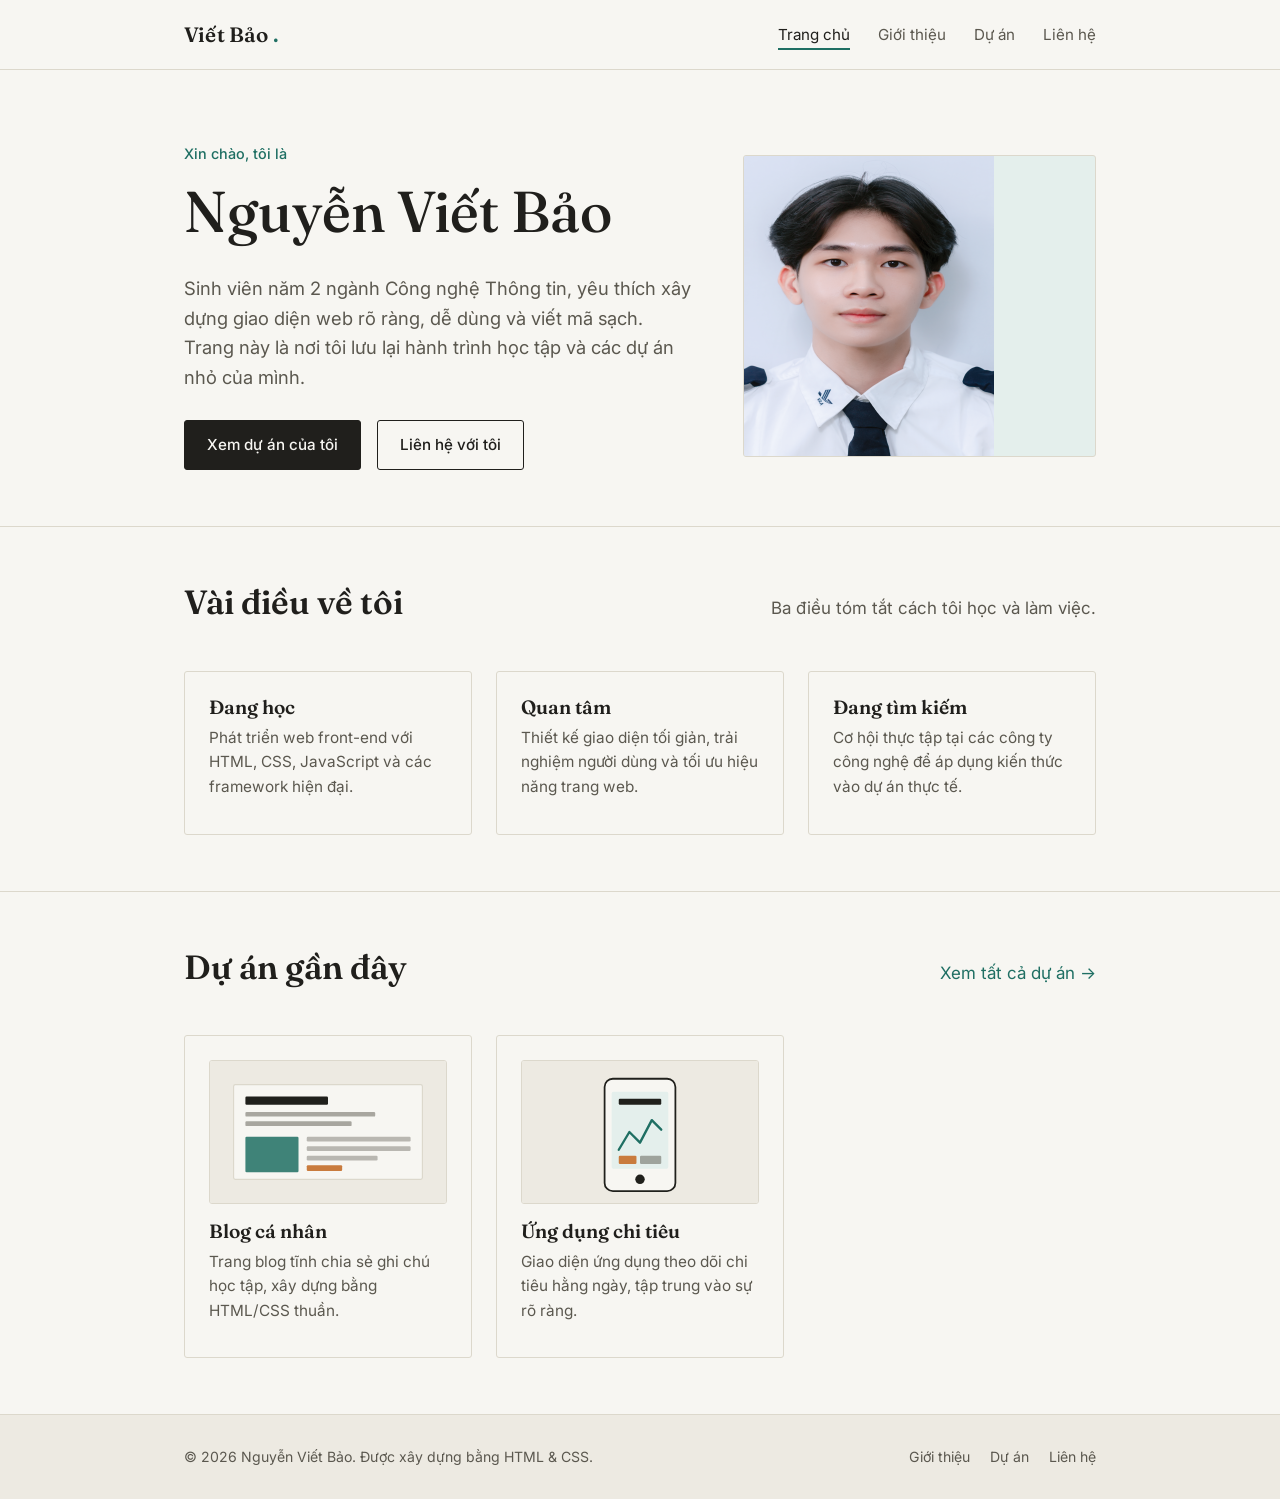
<file: index.html>
<!DOCTYPE html>
<html lang="vi">
<head>
  <meta charset="UTF-8">
  <meta name="viewport" content="width=device-width, initial-scale=1.0">
  <title>Nguyễn Viết Bảo — Trang chủ</title>
  <meta name="description" content="Trang giới thiệu cá nhân của Nguyễn Viết Bảo, sinh viên ngành Công nghệ Thông tin.">
  <link rel="preconnect" href="https://fonts.googleapis.com">
  <link href="https://fonts.googleapis.com/css2?family=Fraunces:wght@400;500;600&family=Inter:wght@400;500;600&display=swap" rel="stylesheet">
  <link rel="stylesheet" href="style.css">
</head>
<body>

  <header class="site-header">
    <div class="container">
      <a href="index.html" class="wordmark">Viết Bảo <span>.</span></a>
      <nav class="main-nav" aria-label="Điều hướng chính">
        <ul>
          <li><a href="index.html" aria-current="page">Trang chủ</a></li>
          <li><a href="about.html">Giới thiệu</a></li>
          <li><a href="products.html">Dự án</a></li>
          <li><a href="contact.html">Liên hệ</a></li>
        </ul>
      </nav>
    </div>
  </header>

  <main>
    <section class="hero">
      <div class="container">
        <div class="hero-text">
          <p class="eyebrow">Xin chào, tôi là</p>
          <h1>Nguyễn Viết Bảo</h1>
          <p class="lede">Sinh viên năm 2 ngành Công nghệ Thông tin, yêu thích xây dựng giao diện web rõ ràng, dễ dùng và viết mã sạch. Trang này là nơi tôi lưu lại hành trình học tập và các dự án nhỏ của mình.</p>
          <div class="hero-actions">
            <a href="products.html" class="btn btn-primary">Xem dự án của tôi</a>
            <a href="contact.html" class="btn btn-ghost">Liên hệ với tôi</a>
          </div>
        </div>
        <div class="hero-portrait">
          <img src="VIETBAO.png" alt="Minh họa chân dung của Nguyễn Viết Bảo">
        </div>
      </div>
    </section>
    <section class="section">
      <div class="container">
        <div class="section-head">
          <h2>Vài điều về tôi</h2>
          <p>Ba điều tóm tắt cách tôi học và làm việc.</p>
        </div>
        <div class="grid-3">
          <div class="card">
            <h3>Đang học</h3>
            <p>Phát triển web front-end với HTML, CSS, JavaScript và các framework hiện đại.</p>
          </div>
          <div class="card">
            <h3>Quan tâm</h3>
            <p>Thiết kế giao diện tối giản, trải nghiệm người dùng và tối ưu hiệu năng trang web.</p>
          </div>
          <div class="card">
            <h3>Đang tìm kiếm</h3>
            <p>Cơ hội thực tập tại các công ty công nghệ để áp dụng kiến thức vào dự án thực tế.</p>
          </div>
        </div>
      </div>
    </section>

    <section class="section">
      <div class="container">
        <div class="section-head">
          <h2>Dự án gần đây</h2>
          <p><a href="products.html">Xem tất cả dự án →</a></p>
        </div>
        <div class="grid-3">
          <div class="card">
            <img src="project-blog.svg" alt="Ảnh minh họa dự án blog cá nhân">
            <h3>Blog cá nhân</h3>
            <p>Trang blog tĩnh chia sẻ ghi chú học tập, xây dựng bằng HTML/CSS thuần.</p>
          </div>
          <div class="card">
            <img src="project-app.svg" alt="Ảnh minh họa ứng dụng quản lý chi tiêu">
            <h3>Ứng dụng chi tiêu</h3>
            <p>Giao diện ứng dụng theo dõi chi tiêu hằng ngày, tập trung vào sự rõ ràng.</p>
          </div>
        </div>
      </div>
    </section>
  </main>

  <footer class="site-footer">
    <div class="container">
      <p>© 2026 Nguyễn Viết Bảo. Được xây dựng bằng HTML &amp; CSS.</p>
      <ul class="footer-links">
        <li><a href="about.html">Giới thiệu</a></li>
        <li><a href="products.html">Dự án</a></li>
        <li><a href="contact.html">Liên hệ</a></li>
      </ul>
    </div>
  </footer>

</body>
</html>
</file>
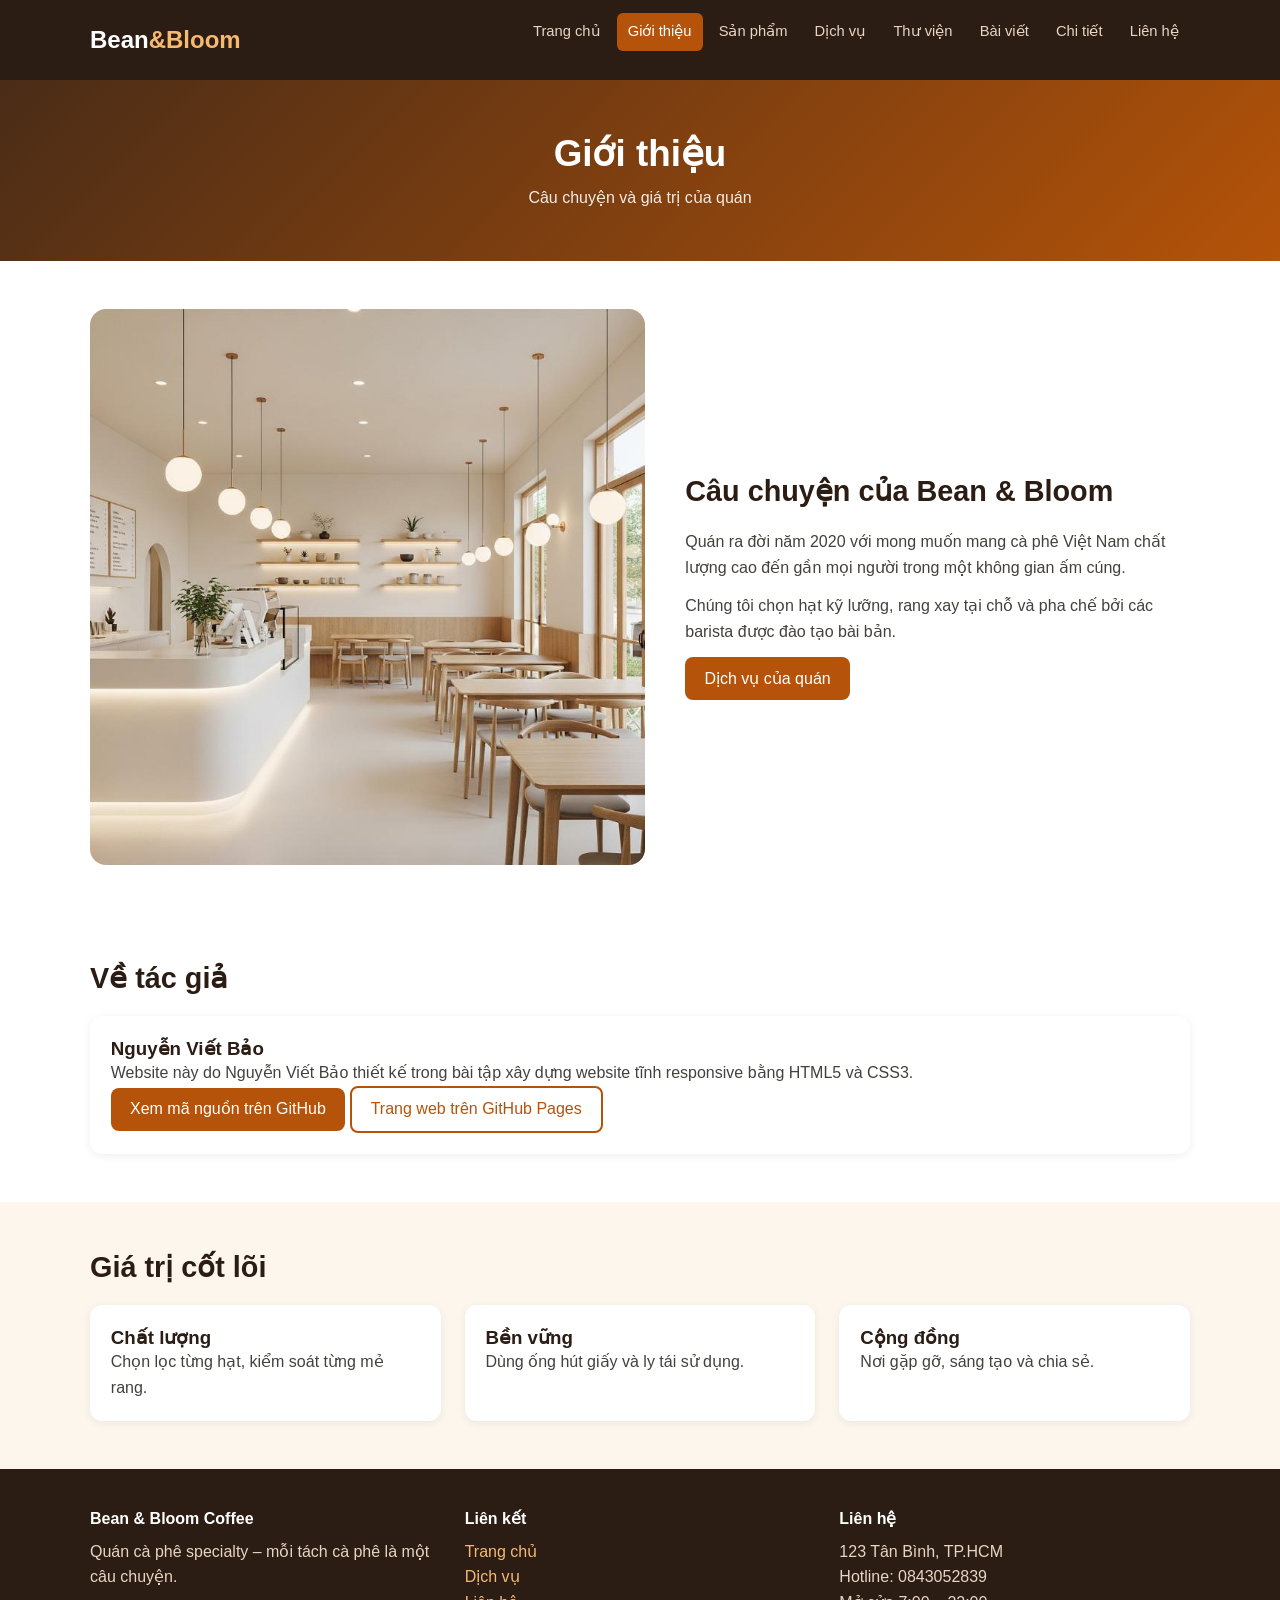
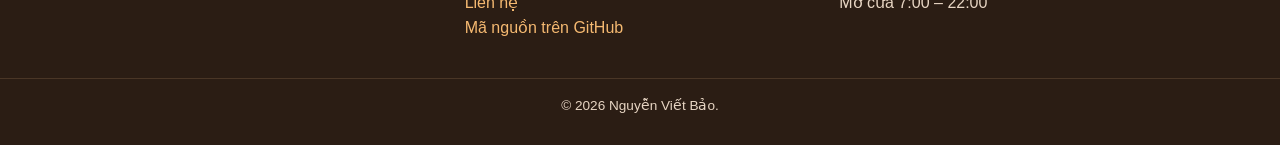
<file: about.html>
<!DOCTYPE html>
<html lang="vi"><head><meta charset="UTF-8"><meta name="viewport" content="width=device-width, initial-scale=1.0">
<title>Giới thiệu | Bean &amp; Bloom Coffee</title><link rel="stylesheet" href="pages.css"></head><body id="top">
<header class="nb-header"><div class="nb-wrap nb-bar"><a class="nb-logo" href="index.html">Bean<span>&amp;Bloom</span></a>
<input type="checkbox" id="nb-toggle"><label for="nb-toggle" class="nb-burger" aria-label="Mở menu">☰</label>
<nav><ul><li><a href="index.html">Trang chủ</a></li><li><a href="about.html" class=active>Giới thiệu</a></li><li><a href="products.html">Sản phẩm</a></li><li><a href="services.html">Dịch vụ</a></li><li><a href="gallery.html">Thư viện</a></li><li><a href="blog.html">Bài viết</a></li><li><a href="details.html">Chi tiết</a></li><li><a href="contact.html">Liên hệ</a></li></ul></nav></div></header>
<main><section class="nb-banner"><h1>Giới thiệu</h1><p>Câu chuyện và giá trị của quán</p></section><section class="nb-sec"><div class="nb-wrap nb-two"><img class="nb-round" src="cafe1.jpg" alt="Câu chuyện của quán"><div><h2>Câu chuyện của Bean &amp; Bloom</h2><p>Quán ra đời năm 2020 với mong muốn mang cà phê Việt Nam chất lượng cao đến gần mọi người trong một không gian ấm cúng.</p><p>Chúng tôi chọn hạt kỹ lưỡng, rang xay tại chỗ và pha chế bởi các barista được đào tạo bài bản.</p><a class="nb-btn" href="services.html">Dịch vụ của quán</a></div></div></section><section class="nb-sec"><div class="nb-wrap"><h2>Về tác giả</h2><div class="nb-box"><h3>Nguyễn Viết Bảo</h3><p>Website này do Nguyễn Viết Bảo thiết kế trong bài tập xây dựng website tĩnh responsive bằng HTML5 và CSS3.</p><p><a class="nb-btn" href="https://github.com/Nguyenvietbao387/vietbao" target="_blank" rel="noopener">Xem mã nguồn trên GitHub</a> <a class="nb-btn nb-ghost" href="https://nguyenvietbao387.github.io/vietbao/" target="_blank" rel="noopener">Trang web trên GitHub Pages</a></p></div></div></section><section class="nb-sec nb-alt"><div class="nb-wrap"><h2>Giá trị cốt lõi</h2><div class="nb-grid nb-c3"><div class="nb-box"><h3>Chất lượng</h3><p>Chọn lọc từng hạt, kiểm soát từng mẻ rang.</p></div><div class="nb-box"><h3>Bền vững</h3><p>Dùng ống hút giấy và ly tái sử dụng.</p></div><div class="nb-box"><h3>Cộng đồng</h3><p>Nơi gặp gỡ, sáng tạo và chia sẻ.</p></div></div></div></section></main>
<footer class="nb-footer"><div class="nb-wrap nb-grid nb-c3">
<div><h4>Bean &amp; Bloom Coffee</h4><p>Quán cà phê specialty – mỗi tách cà phê là một câu chuyện.</p></div>
<div><h4>Liên kết</h4><p><a href="index.html">Trang chủ</a><br><a href="services.html">Dịch vụ</a><br><a href="contact.html">Liên hệ</a><br><a href="https://github.com/Nguyenvietbao387/vietbao" target="_blank" rel="noopener">Mã nguồn trên GitHub</a></p></div>
<div><h4>Liên hệ</h4><p>123 Tân Bình, TP.HCM<br>Hotline: 0843052839<br>Mở cửa 7:00 – 22:00</p></div></div>
<p class="nb-copy">© 2026 Nguyễn Viết Bảo.</p></footer></body></html>
</file>
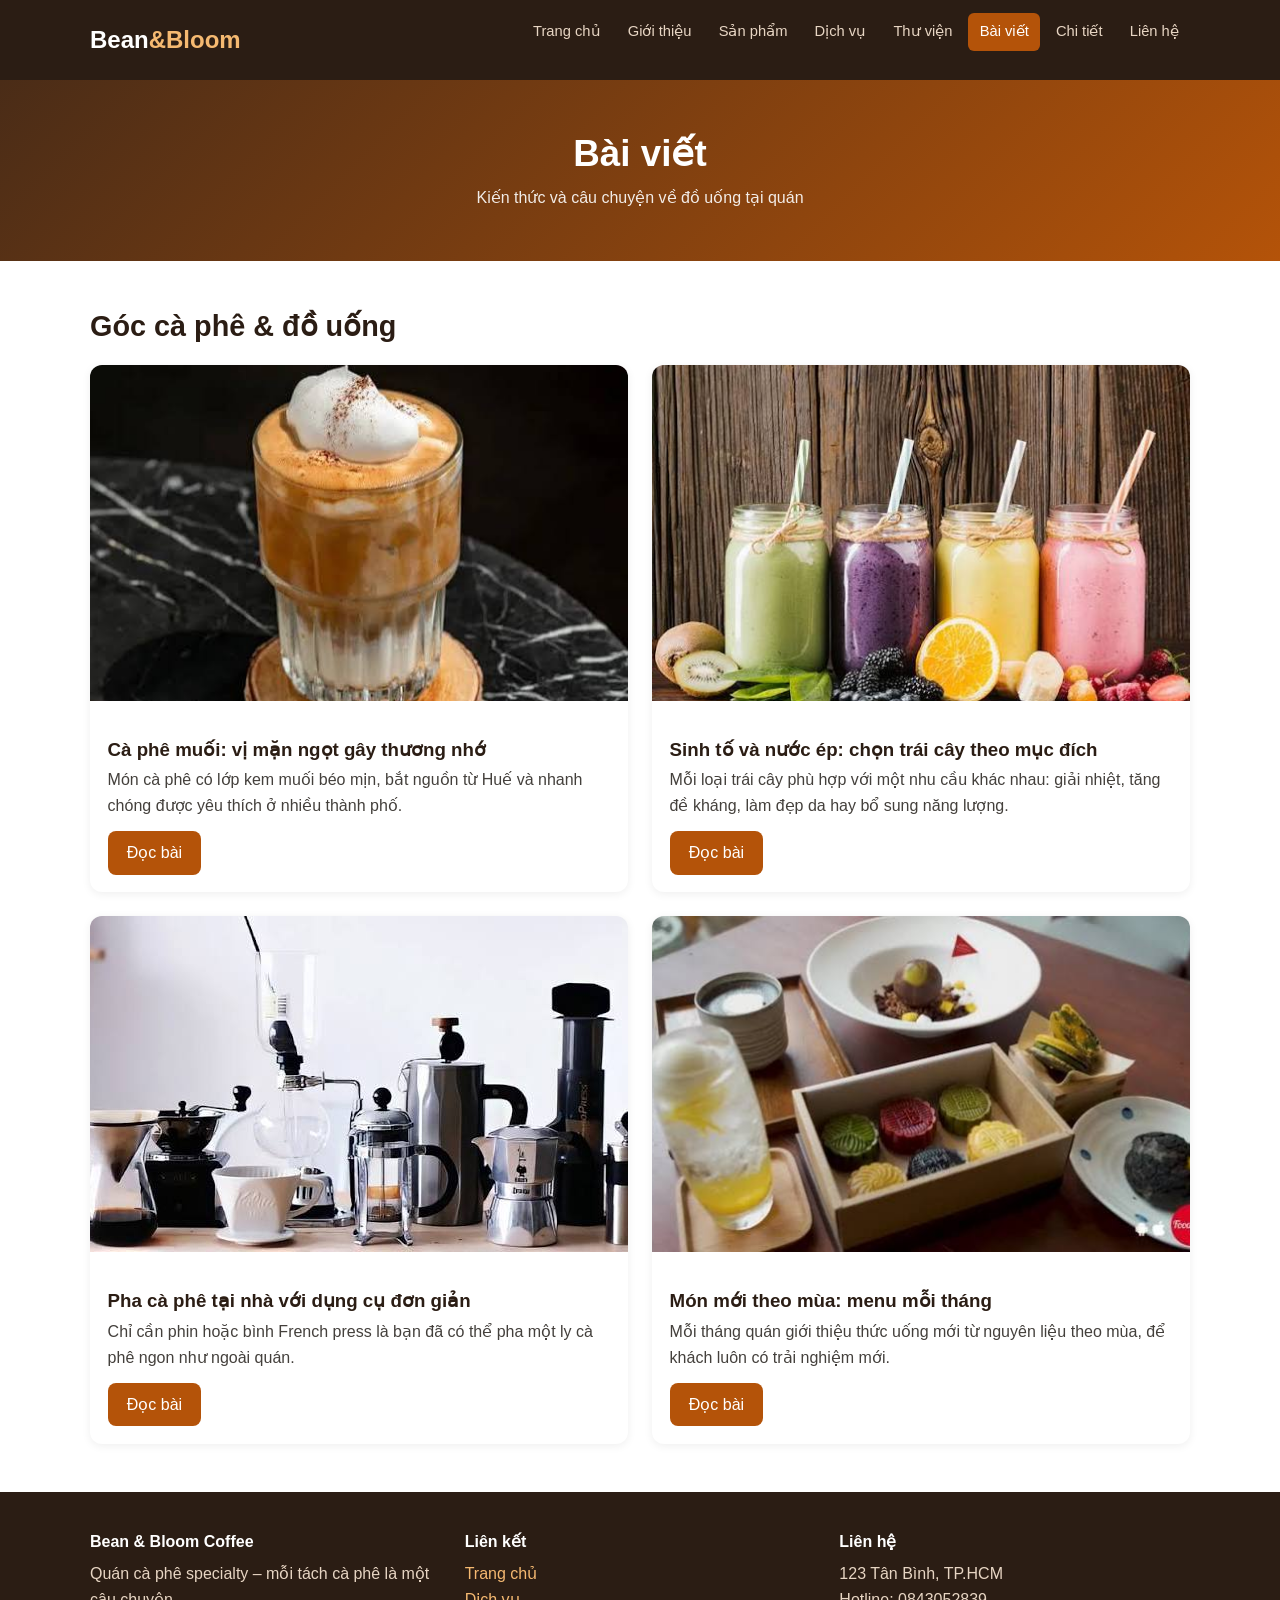
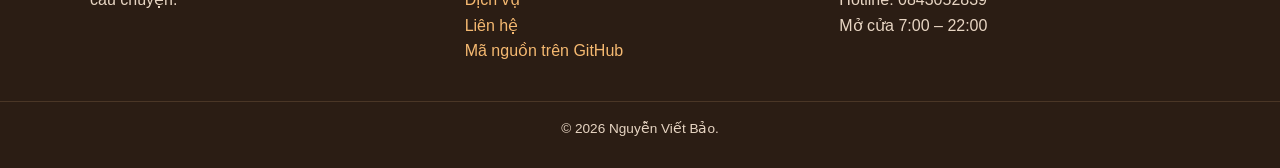
<file: blog.html>
<!DOCTYPE html>
<html lang="vi"><head><meta charset="UTF-8"><meta name="viewport" content="width=device-width, initial-scale=1.0">
<title>Bài viết | Bean &amp; Bloom Coffee</title><link rel="stylesheet" href="pages.css"></head><body id="top">
<header class="nb-header"><div class="nb-wrap nb-bar"><a class="nb-logo" href="index.html">Bean<span>&amp;Bloom</span></a>
<input type="checkbox" id="nb-toggle"><label for="nb-toggle" class="nb-burger" aria-label="Mở menu">☰</label>
<nav><ul><li><a href="index.html">Trang chủ</a></li><li><a href="about.html">Giới thiệu</a></li><li><a href="products.html">Sản phẩm</a></li><li><a href="services.html">Dịch vụ</a></li><li><a href="gallery.html">Thư viện</a></li><li><a href="blog.html" class=active>Bài viết</a></li><li><a href="details.html">Chi tiết</a></li><li><a href="contact.html">Liên hệ</a></li></ul></nav></div></header>
<main><section class="nb-banner"><h1>Bài viết</h1><p>Kiến thức và câu chuyện về đồ uống tại quán</p></section><section class="nb-sec"><div class="nb-wrap"><h2>Góc cà phê &amp; đồ uống</h2><div class="nb-grid nb-c2"><article class="nb-card"><img src="cf1.jpg" alt="Cà phê muối: vị mặn ngọt gây thương nhớ"><div class="nb-body"><h3>Cà phê muối: vị mặn ngọt gây thương nhớ</h3><p>Món cà phê có lớp kem muối béo mịn, bắt nguồn từ Huế và nhanh chóng được yêu thích ở nhiều thành phố.</p><a class="nb-btn" href="details.html#ca-phe-muoi">Đọc bài</a></div></article><article class="nb-card"><img src="cf2.jpg" alt="Sinh tố và nước ép: chọn trái cây theo mục đích"><div class="nb-body"><h3>Sinh tố và nước ép: chọn trái cây theo mục đích</h3><p>Mỗi loại trái cây phù hợp với một nhu cầu khác nhau: giải nhiệt, tăng đề kháng, làm đẹp da hay bổ sung năng lượng.</p><a class="nb-btn" href="details.html#sinh-to-nuoc-ep">Đọc bài</a></div></article><article class="nb-card"><img src="cf3.jpg" alt="Pha cà phê tại nhà với dụng cụ đơn giản"><div class="nb-body"><h3>Pha cà phê tại nhà với dụng cụ đơn giản</h3><p>Chỉ cần phin hoặc bình French press là bạn đã có thể pha một ly cà phê ngon như ngoài quán.</p><a class="nb-btn" href="details.html#pha-tai-nha">Đọc bài</a></div></article><article class="nb-card"><img src="cf4.jpg" alt="Món mới theo mùa: menu mỗi tháng"><div class="nb-body"><h3>Món mới theo mùa: menu mỗi tháng</h3><p>Mỗi tháng quán giới thiệu thức uống mới từ nguyên liệu theo mùa, để khách luôn có trải nghiệm mới.</p><a class="nb-btn" href="details.html#mon-moi">Đọc bài</a></div></article></div></div></section></main>
<footer class="nb-footer"><div class="nb-wrap nb-grid nb-c3">
<div><h4>Bean &amp; Bloom Coffee</h4><p>Quán cà phê specialty – mỗi tách cà phê là một câu chuyện.</p></div>
<div><h4>Liên kết</h4><p><a href="index.html">Trang chủ</a><br><a href="services.html">Dịch vụ</a><br><a href="contact.html">Liên hệ</a><br><a href="https://github.com/Nguyenvietbao387/vietbao" target="_blank" rel="noopener">Mã nguồn trên GitHub</a></p></div>
<div><h4>Liên hệ</h4><p>123 Tân Bình, TP.HCM<br>Hotline: 0843052839<br>Mở cửa 7:00 – 22:00</p></div></div>
<p class="nb-copy">© 2026 Nguyễn Viết Bảo.</p></footer></body></html>
</file>
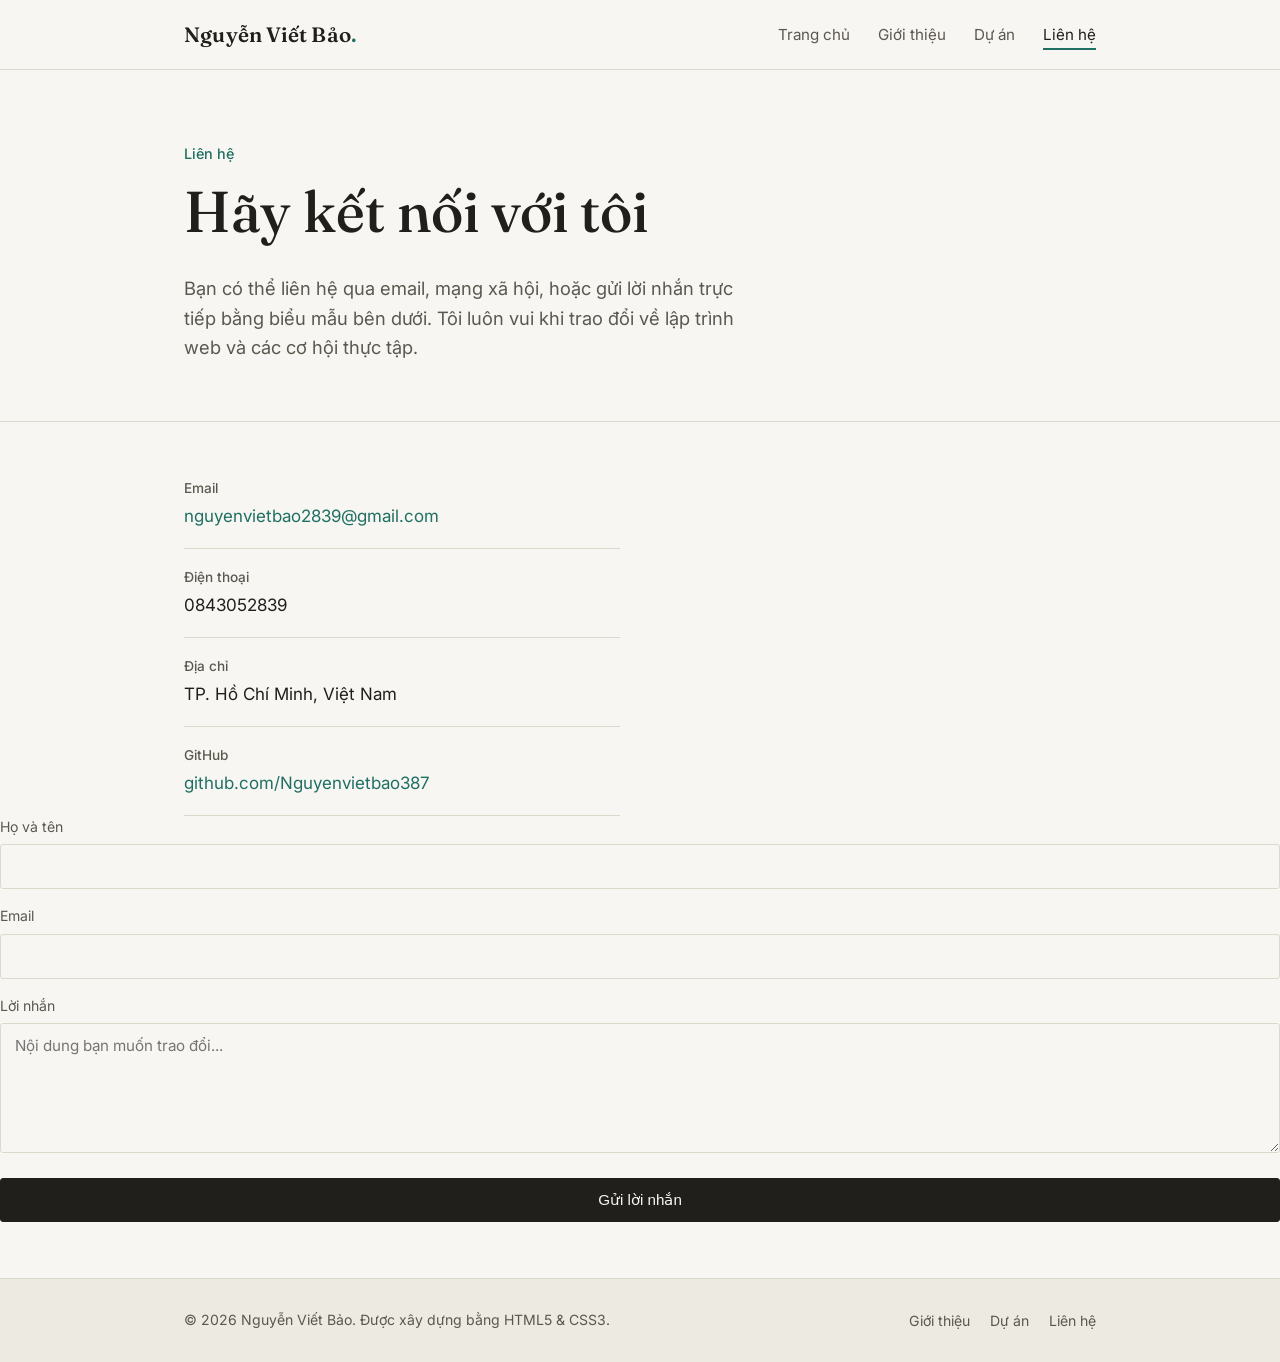
<file: contact.html>
<!DOCTYPE html>
<html lang="vi">
<head>
  <meta charset="UTF-8">
  <meta name="viewport" content="width=device-width, initial-scale=1.0">
  <title>Liên hệ — Nguyễn Viết Bảo </title>
  <meta name="description" content="Thông tin liên hệ với Nguyễn Viết Bảo.">
  <link rel="preconnect" href="https://fonts.googleapis.com">
  <link href="https://fonts.googleapis.com/css2?family=Fraunces:wght@400;500;600&family=Inter:wght@400;500;600&display=swap" rel="stylesheet">
  <link rel="stylesheet" href="style.css">
</head>
<body>

  <header class="site-header">
    <div class="container">
      <a href="index.html" class="wordmark">Nguyễn Viết Bảo<span>.</span></a>
      <nav class="main-nav" aria-label="Điều hướng chính">
        <ul>
          <li><a href="index.html">Trang chủ</a></li>
          <li><a href="about.html">Giới thiệu</a></li>
          <li><a href="products.html">Dự án</a></li>
          <li><a href="contact.html" aria-current="page">Liên hệ</a></li>
        </ul>
      </nav>
    </div>
  </header>

  <main>
    <section class="hero" style="padding-bottom:40px;">
      <div class="container" style="grid-template-columns: 1fr;">
        <div>
          <p class="eyebrow">Liên hệ</p>
          <h1>Hãy kết nối với tôi</h1>
          <p class="lede">Bạn có thể liên hệ qua email, mạng xã hội, hoặc gửi lời nhắn trực tiếp bằng biểu mẫu bên dưới. Tôi luôn vui khi trao đổi về lập trình web và các cơ hội thực tập.</p>
        </div>
      </div>
    </section>

    <section class="section">
      <div class="container contact-grid">
        <div>
          <ul class="contact-list">
            <li>
              <div>
                <strong>Email</strong>
                <a href="mailto:nguyenvietbao2839@gmail.com">nguyenvietbao2839@gmail.com</a>
              </div>
            </li>
            <li>
              <div>
                <strong>Điện thoại</strong>
                <span>0843052839</span>
              </div>
            </li>
            <li>
              <div>
                <strong>Địa chỉ</strong>
                <span>TP. Hồ Chí Minh, Việt Nam</span>
              </div>
            </li>
            <li>
              <div>
                <strong>GitHub</strong>
                <a href="https://github.com/Nguyenvietbao387" target="_blank" rel="noopener">github.com/Nguyenvietbao387</a>
              </div>
              </div>
            </li>
          </ul>
        </div>
        <div>
          <form>
            <div>
              <label for="name">Họ và tên</label>
              <input type="text" id="name" name="name" placeholder=" " required>
            </div>
            <div>
              <label for="email">Email</label>
              <input type="email" id="email" name="email" placeholder="  " required>
            </div>
            <div>
              <label for="message">Lời nhắn</label>
              <textarea id="message" name="message" placeholder="Nội dung bạn muốn trao đổi..." required></textarea>
            </div>
            <button type="submit" class="btn btn-primary">Gửi lời nhắn</button>
        </div>
      </div>
    </section>
  </main>

  <footer class="site-footer">
    <div class="container">
      <p>© 2026 Nguyễn Viết Bảo. Được xây dựng bằng HTML5 &amp; CSS3.</p>
      <ul class="footer-links">
        <li><a href="about.html">Giới thiệu</a></li>
        <li><a href="products.html">Dự án</a></li>
        <li><a href="contact.html">Liên hệ</a></li>
      </ul>
    </div>
  </footer>

</body>
</html>
</file>
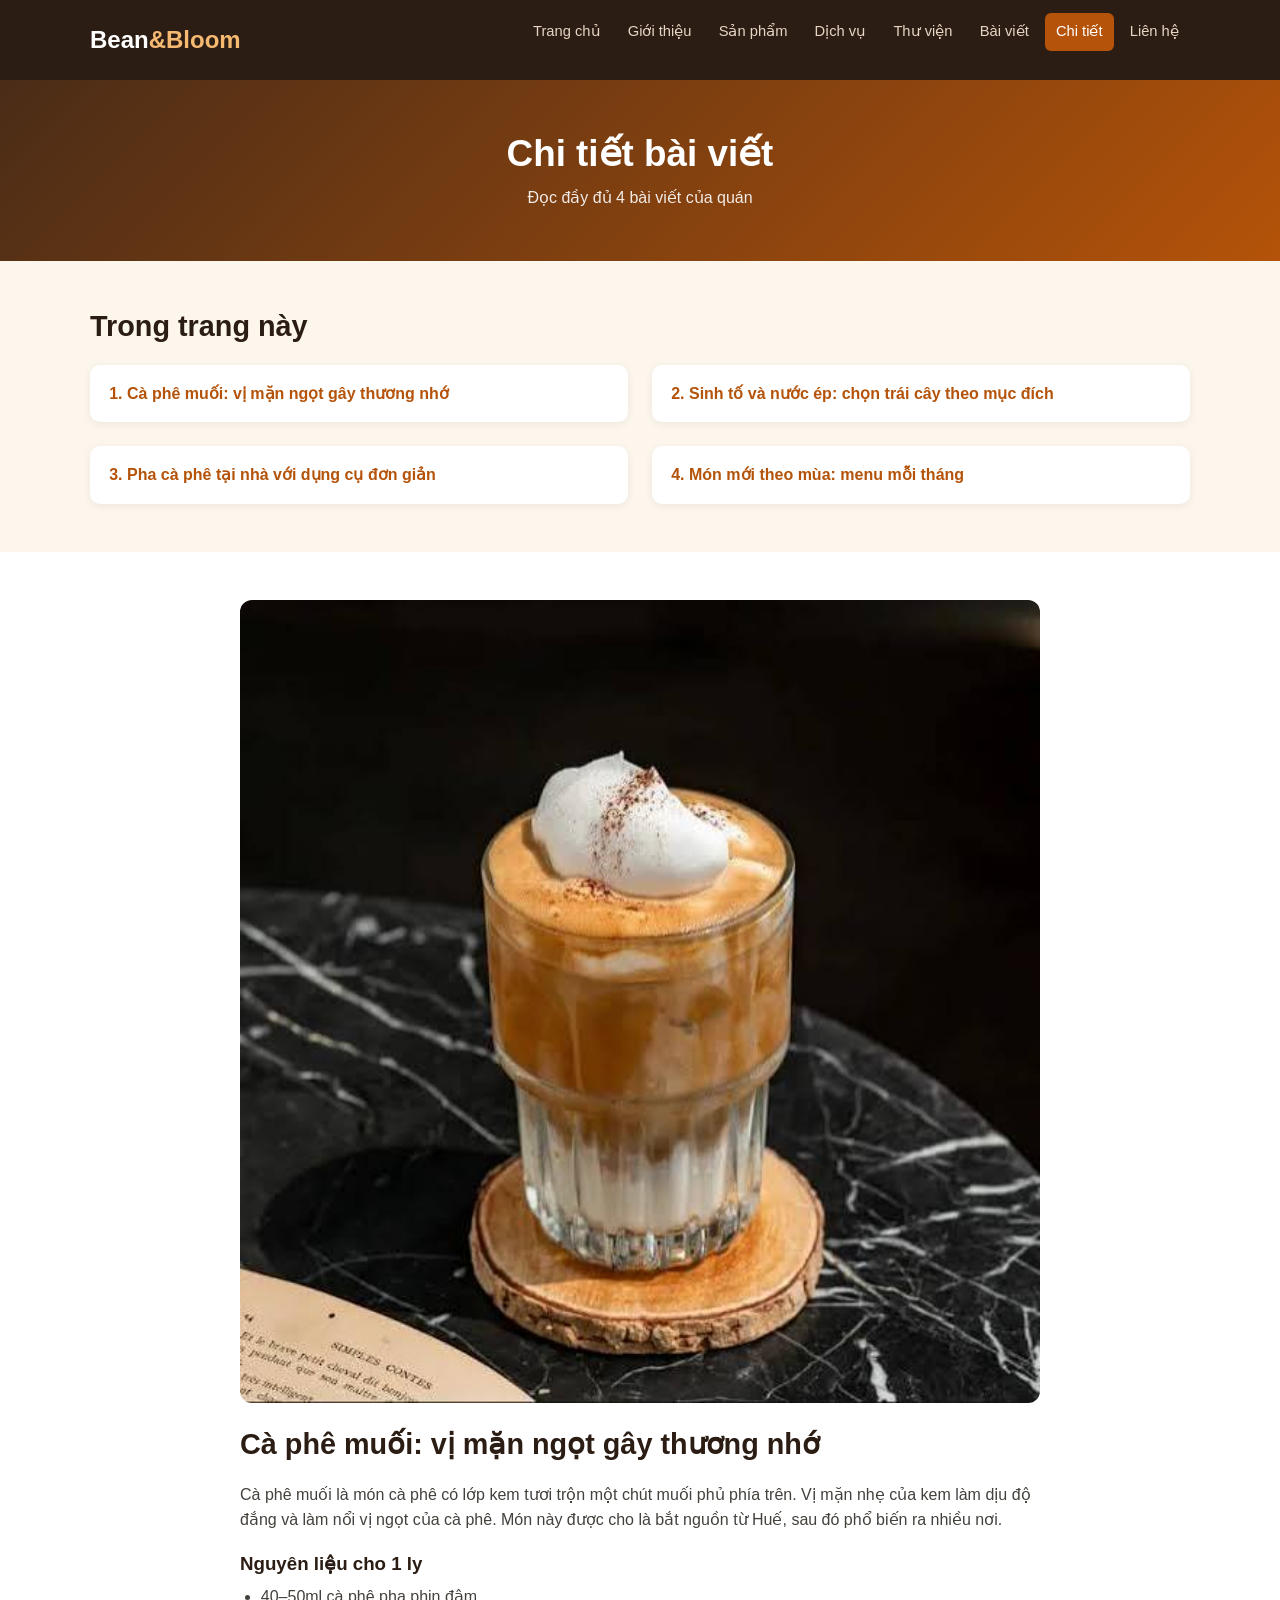
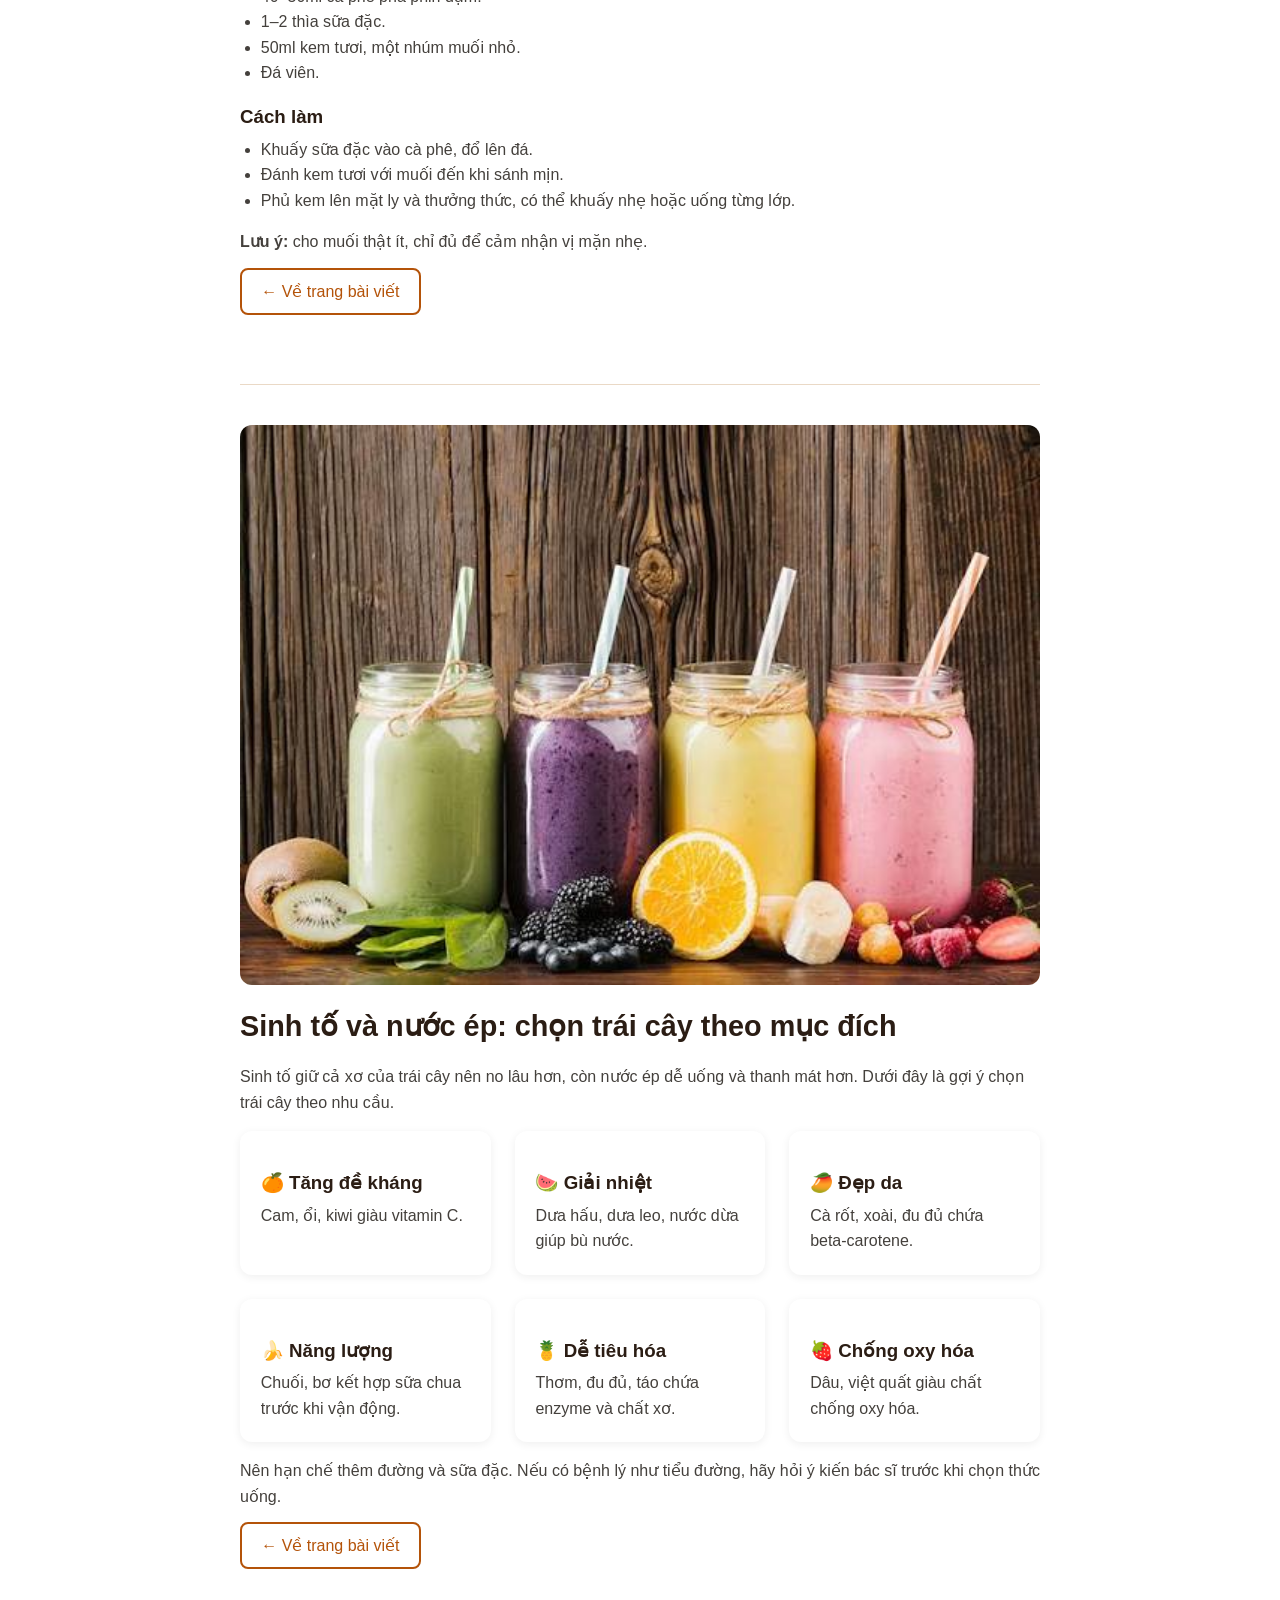
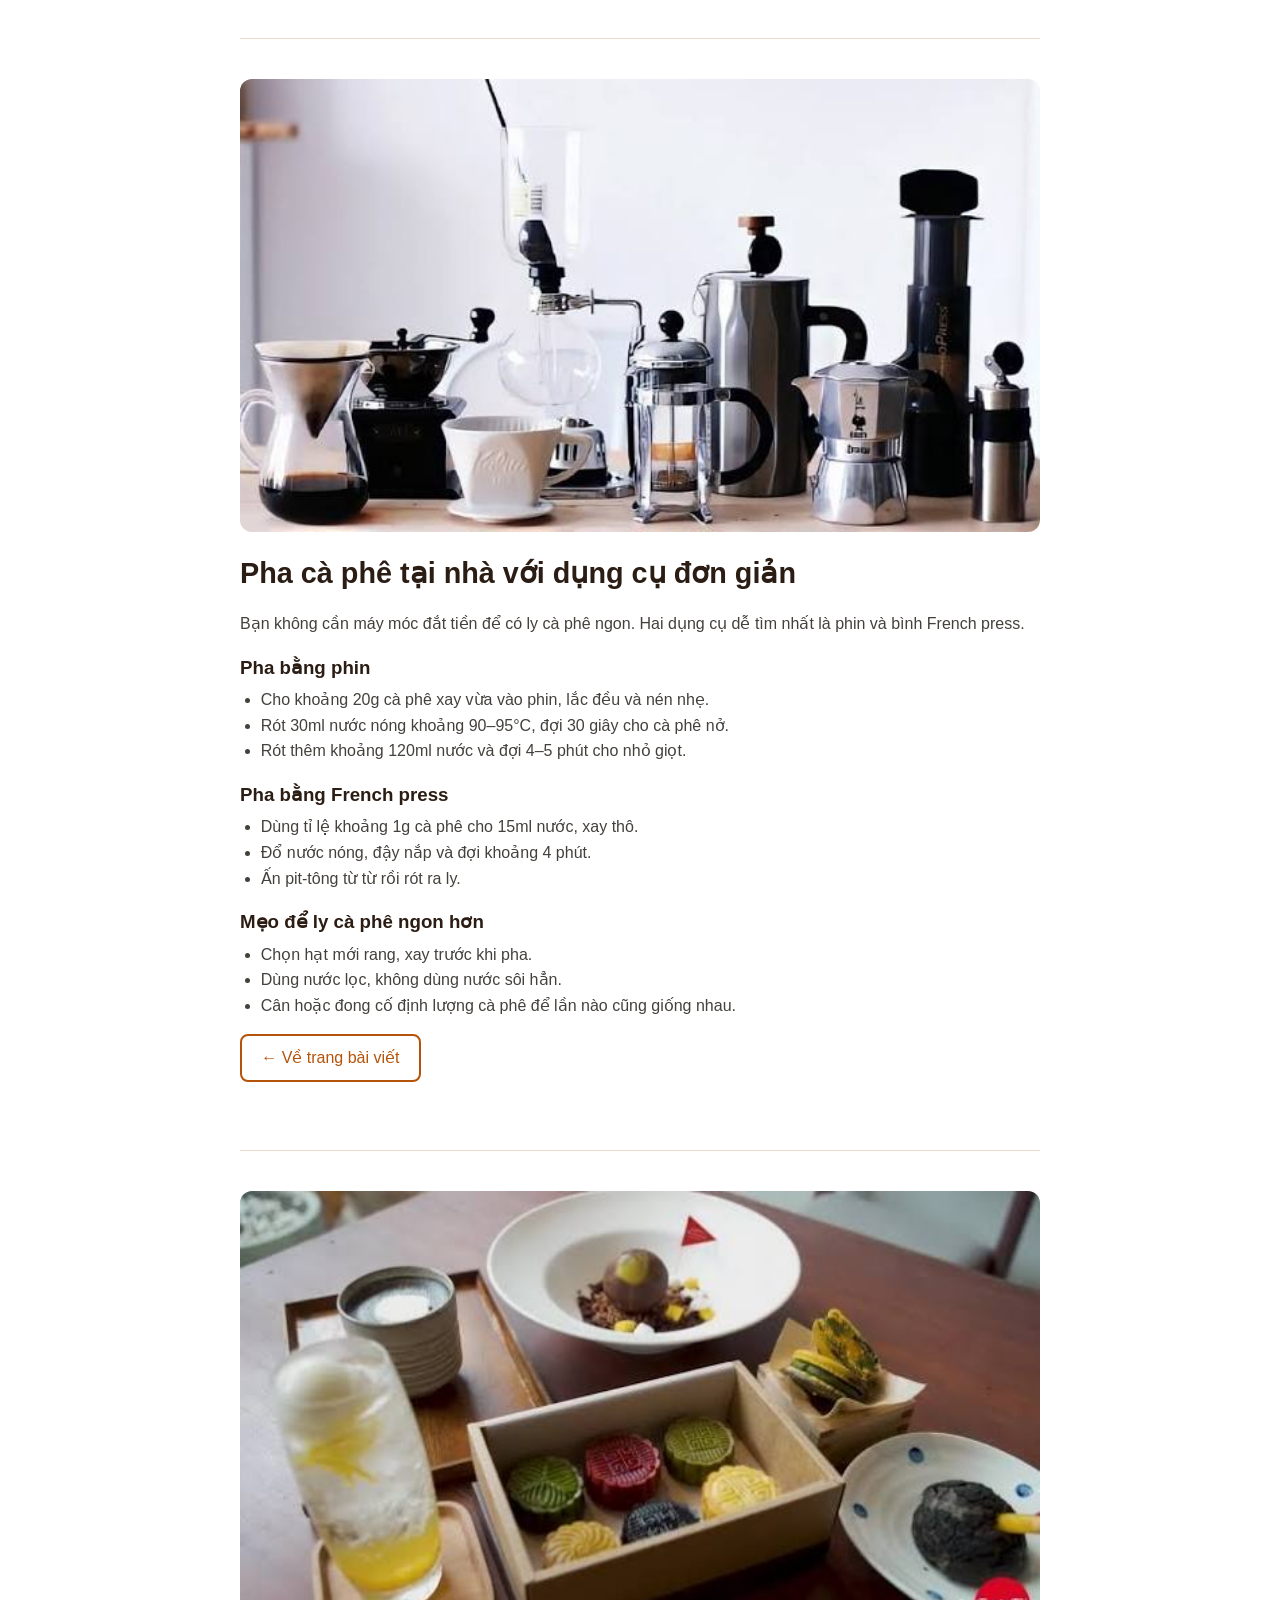
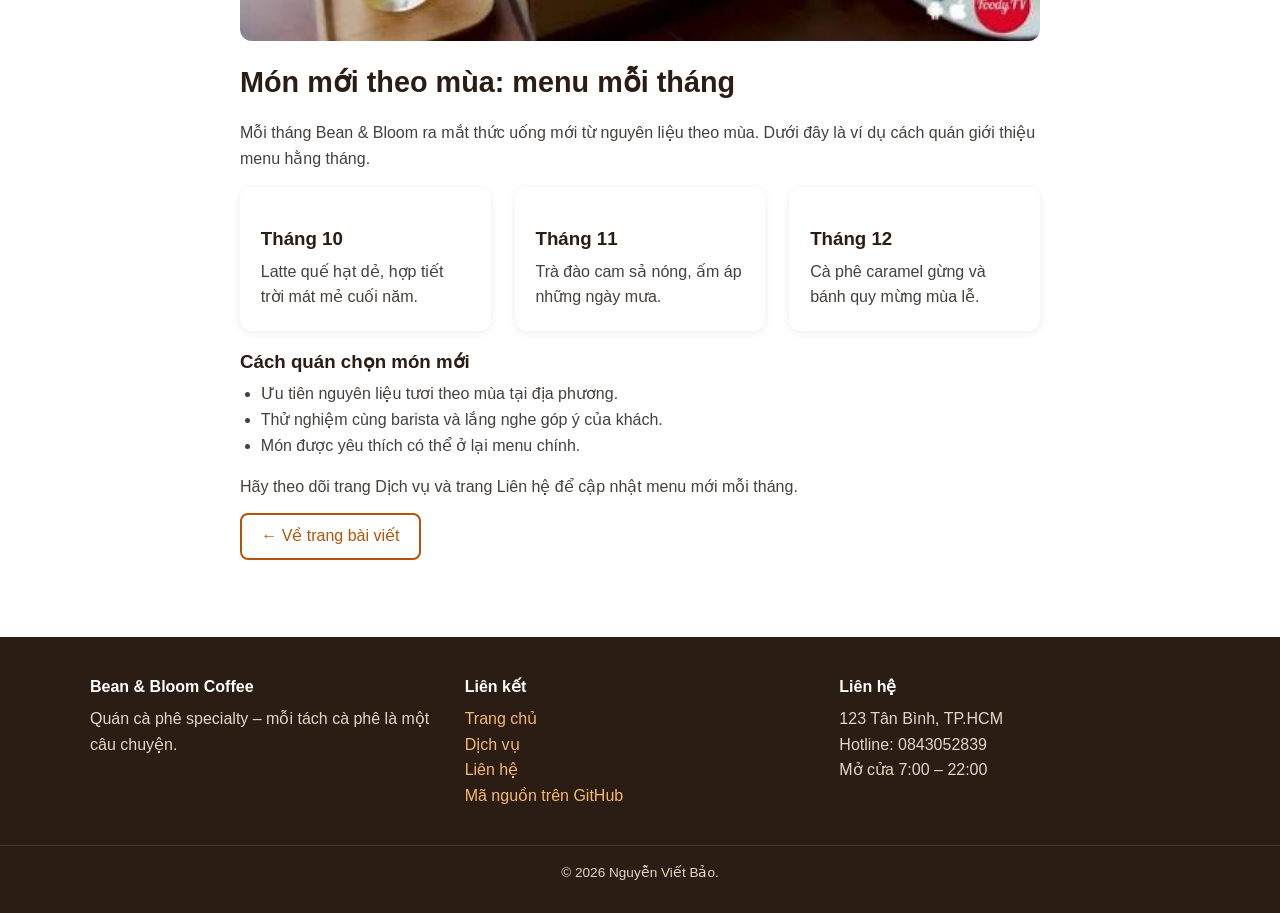
<file: details.html>
<!DOCTYPE html>
<html lang="vi"><head><meta charset="UTF-8"><meta name="viewport" content="width=device-width, initial-scale=1.0">
<title>Chi tiết bài viết | Bean &amp; Bloom Coffee</title><link rel="preconnect" href="https://fonts.googleapis.com">
  <link rel="preconnect" href="https://fonts.gstatic.com" crossorigin>
  <link href="https://fonts.googleapis.com/css2?family=Inter:wght@400;500;600;700&display=swap" rel="stylesheet"><link rel="stylesheet" href="pages.css">
</head><body id="top">
<header class="nb-header"><div class="nb-wrap nb-bar"><a class="nb-logo" href="index.html">Bean<span>&amp;Bloom</span></a>
<input type="checkbox" id="nb-toggle"><label for="nb-toggle" class="nb-burger" aria-label="Mở menu">☰</label>
<nav><ul><li><a href="index.html">Trang chủ</a></li><li><a href="about.html">Giới thiệu</a></li><li><a href="products.html">Sản phẩm</a></li><li><a href="services.html">Dịch vụ</a></li><li><a href="gallery.html">Thư viện</a></li><li><a href="blog.html">Bài viết</a></li><li><a href="details.html" class=active>Chi tiết</a></li><li><a href="contact.html">Liên hệ</a></li></ul></nav></div></header>
<main><section class="nb-banner"><h1>Chi tiết bài viết</h1><p>Đọc đầy đủ 4 bài viết của quán</p></section><section class="nb-sec nb-alt"><div class="nb-wrap"><h2>Trong trang này</h2><div class="nb-grid nb-c2"><a class="nb-toc" href="#ca-phe-muoi">1. Cà phê muối: vị mặn ngọt gây thương nhớ</a><a class="nb-toc" href="#sinh-to-nuoc-ep">2. Sinh tố và nước ép: chọn trái cây theo mục đích</a><a class="nb-toc" href="#pha-tai-nha">3. Pha cà phê tại nhà với dụng cụ đơn giản</a><a class="nb-toc" href="#mon-moi">4. Món mới theo mùa: menu mỗi tháng</a></div></div></section><section class="nb-sec"><div class="nb-wrap nb-narrow"><article id="ca-phe-muoi" class="nb-art"><img class="nb-hero-img" src="cf1.jpg" alt="Cà phê muối: vị mặn ngọt gây thương nhớ"><h2>Cà phê muối: vị mặn ngọt gây thương nhớ</h2><p>Cà phê muối là món cà phê có lớp kem tươi trộn một chút muối phủ phía trên. Vị mặn nhẹ của kem làm dịu độ đắng và làm nổi vị ngọt của cà phê. Món này được cho là bắt nguồn từ Huế, sau đó phổ biến ra nhiều nơi.</p>
<h3>Nguyên liệu cho 1 ly</h3><ul><li>40–50ml cà phê pha phin đậm.</li><li>1–2 thìa sữa đặc.</li><li>50ml kem tươi, một nhúm muối nhỏ.</li><li>Đá viên.</li></ul>
<h3>Cách làm</h3><ul><li>Khuấy sữa đặc vào cà phê, đổ lên đá.</li><li>Đánh kem tươi với muối đến khi sánh mịn.</li><li>Phủ kem lên mặt ly và thưởng thức, có thể khuấy nhẹ hoặc uống từng lớp.</li></ul>
<p><strong>Lưu ý:</strong> cho muối thật ít, chỉ đủ để cảm nhận vị mặn nhẹ.</p><p><a class="nb-btn nb-ghost" href="blog.html">← Về trang bài viết</a></p></article><hr><article id="sinh-to-nuoc-ep" class="nb-art"><img class="nb-hero-img" src="cf2.jpg" alt="Sinh tố và nước ép: chọn trái cây theo mục đích"><h2>Sinh tố và nước ép: chọn trái cây theo mục đích</h2><p>Sinh tố giữ cả xơ của trái cây nên no lâu hơn, còn nước ép dễ uống và thanh mát hơn. Dưới đây là gợi ý chọn trái cây theo nhu cầu.</p>
<div class="nb-grid nb-c3"><div class="nb-box"><h3>🍊 Tăng đề kháng</h3><p>Cam, ổi, kiwi giàu vitamin C.</p></div><div class="nb-box"><h3>🍉 Giải nhiệt</h3><p>Dưa hấu, dưa leo, nước dừa giúp bù nước.</p></div><div class="nb-box"><h3>🥭 Đẹp da</h3><p>Cà rốt, xoài, đu đủ chứa beta-carotene.</p></div>
<div class="nb-box"><h3>🍌 Năng lượng</h3><p>Chuối, bơ kết hợp sữa chua trước khi vận động.</p></div><div class="nb-box"><h3>🍍 Dễ tiêu hóa</h3><p>Thơm, đu đủ, táo chứa enzyme và chất xơ.</p></div><div class="nb-box"><h3>🍓 Chống oxy hóa</h3><p>Dâu, việt quất giàu chất chống oxy hóa.</p></div></div>
<p>Nên hạn chế thêm đường và sữa đặc. Nếu có bệnh lý như tiểu đường, hãy hỏi ý kiến bác sĩ trước khi chọn thức uống.</p><p><a class="nb-btn nb-ghost" href="blog.html">← Về trang bài viết</a></p></article><hr><article id="pha-tai-nha" class="nb-art"><img class="nb-hero-img" src="cf3.jpg" alt="Pha cà phê tại nhà với dụng cụ đơn giản"><h2>Pha cà phê tại nhà với dụng cụ đơn giản</h2><p>Bạn không cần máy móc đắt tiền để có ly cà phê ngon. Hai dụng cụ dễ tìm nhất là phin và bình French press.</p>
<h3>Pha bằng phin</h3><ul><li>Cho khoảng 20g cà phê xay vừa vào phin, lắc đều và nén nhẹ.</li><li>Rót 30ml nước nóng khoảng 90–95°C, đợi 30 giây cho cà phê nở.</li><li>Rót thêm khoảng 120ml nước và đợi 4–5 phút cho nhỏ giọt.</li></ul>
<h3>Pha bằng French press</h3><ul><li>Dùng tỉ lệ khoảng 1g cà phê cho 15ml nước, xay thô.</li><li>Đổ nước nóng, đậy nắp và đợi khoảng 4 phút.</li><li>Ấn pit-tông từ từ rồi rót ra ly.</li></ul>
<h3>Mẹo để ly cà phê ngon hơn</h3><ul><li>Chọn hạt mới rang, xay trước khi pha.</li><li>Dùng nước lọc, không dùng nước sôi hẳn.</li><li>Cân hoặc đong cố định lượng cà phê để lần nào cũng giống nhau.</li></ul><p><a class="nb-btn nb-ghost" href="blog.html">← Về trang bài viết</a></p></article><hr><article id="mon-moi" class="nb-art"><img class="nb-hero-img" src="cf4.jpg" alt="Món mới theo mùa: menu mỗi tháng"><h2>Món mới theo mùa: menu mỗi tháng</h2><p>Mỗi tháng Bean &amp; Bloom ra mắt thức uống mới từ nguyên liệu theo mùa. Dưới đây là ví dụ cách quán giới thiệu menu hằng tháng.</p>
<div class="nb-grid nb-c3"><div class="nb-box"><h3>Tháng 10</h3><p>Latte quế hạt dẻ, hợp tiết trời mát mẻ cuối năm.</p></div><div class="nb-box"><h3>Tháng 11</h3><p>Trà đào cam sả nóng, ấm áp những ngày mưa.</p></div><div class="nb-box"><h3>Tháng 12</h3><p>Cà phê caramel gừng và bánh quy mừng mùa lễ.</p></div></div>
<h3>Cách quán chọn món mới</h3><ul><li>Ưu tiên nguyên liệu tươi theo mùa tại địa phương.</li><li>Thử nghiệm cùng barista và lắng nghe góp ý của khách.</li><li>Món được yêu thích có thể ở lại menu chính.</li></ul>
<p>Hãy theo dõi trang Dịch vụ và trang Liên hệ để cập nhật menu mới mỗi tháng.</p><p><a class="nb-btn nb-ghost" href="blog.html">← Về trang bài viết</a></p></article></div></section></main>
<footer class="nb-footer"><div class="nb-wrap nb-grid nb-c3">
<div><h4>Bean &amp; Bloom Coffee</h4><p>Quán cà phê specialty – mỗi tách cà phê là một câu chuyện.</p></div>
<div><h4>Liên kết</h4><p><a href="index.html">Trang chủ</a><br><a href="services.html">Dịch vụ</a><br><a href="contact.html">Liên hệ</a><br><a href="https://github.com/Nguyenvietbao387/vietbao" target="_blank" rel="noopener">Mã nguồn trên GitHub</a></p></div>
<div><h4>Liên hệ</h4><p>123 Tân Bình, TP.HCM<br>Hotline: 0843052839<br>Mở cửa 7:00 – 22:00</p></div></div>
<p class="nb-copy">© 2026 Nguyễn Viết Bảo. </p></footer></body></html>
</file>
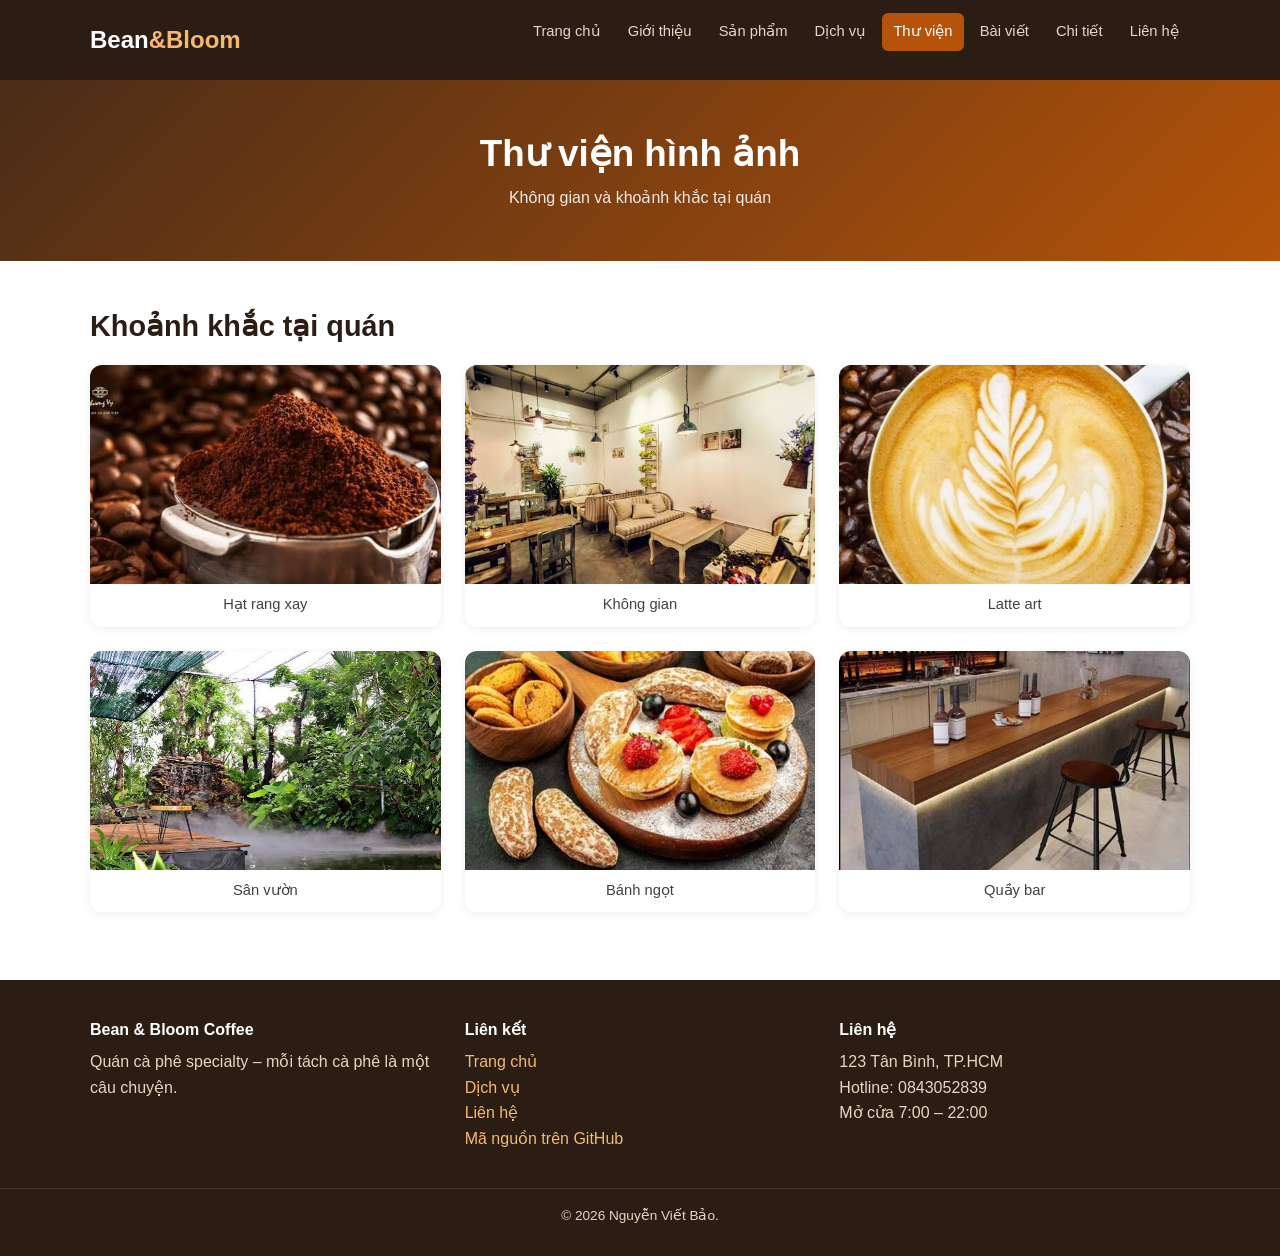
<file: gallery.html>
<!DOCTYPE html>
<html lang="vi"><head><meta charset="UTF-8"><meta name="viewport" content="width=device-width, initial-scale=1.0">
<title>Thư viện hình ảnh | Bean &amp; Bloom Coffee</title><link rel="stylesheet" href="pages.css"></head><body id="top">
<header class="nb-header"><div class="nb-wrap nb-bar"><a class="nb-logo" href="index.html">Bean<span>&amp;Bloom</span></a>
<input type="checkbox" id="nb-toggle"><label for="nb-toggle" class="nb-burger" aria-label="Mở menu">☰</label>
<nav><ul><li><a href="index.html">Trang chủ</a></li><li><a href="about.html">Giới thiệu</a></li><li><a href="products.html">Sản phẩm</a></li><li><a href="services.html">Dịch vụ</a></li><li><a href="gallery.html" class=active>Thư viện</a></li><li><a href="blog.html">Bài viết</a></li><li><a href="details.html">Chi tiết</a></li><li><a href="contact.html">Liên hệ</a></li></ul></nav></div></header>
<main><section class="nb-banner"><h1>Thư viện hình ảnh</h1><p>Không gian và khoảnh khắc tại quán</p></section><section class="nb-sec"><div class="nb-wrap"><h2>Khoảnh khắc tại quán</h2><div class="nb-grid nb-c3"><figure class="nb-fig"><img src="cafe2.jpg" alt="Hạt rang xay"><figcaption>Hạt rang xay</figcaption></figure><figure class="nb-fig"><img src="cafe3.jpg" alt="Không gian"><figcaption>Không gian</figcaption></figure><figure class="nb-fig"><img src="cafe4.jpg" alt="Latte art"><figcaption>Latte art</figcaption></figure><figure class="nb-fig"><img src="cafe5.jpg" alt="Sân vườn"><figcaption>Sân vườn</figcaption></figure><figure class="nb-fig"><img src="cafe6.jpg" alt="Bánh ngọt"><figcaption>Bánh ngọt</figcaption></figure><figure class="nb-fig"><img src="cafe7.jpg" alt="Quầy bar"><figcaption>Quầy bar</figcaption></figure></div><p class="nb-note"></p></div></section></main>
<footer class="nb-footer"><div class="nb-wrap nb-grid nb-c3">
<div><h4>Bean &amp; Bloom Coffee</h4><p>Quán cà phê specialty – mỗi tách cà phê là một câu chuyện.</p></div>
<div><h4>Liên kết</h4><p><a href="index.html">Trang chủ</a><br><a href="services.html">Dịch vụ</a><br><a href="contact.html">Liên hệ</a><br><a href="https://github.com/Nguyenvietbao387/vietbao" target="_blank" rel="noopener">Mã nguồn trên GitHub</a></p></div>
<div><h4>Liên hệ</h4><p>123 Tân Bình, TP.HCM<br>Hotline: 0843052839<br>Mở cửa 7:00 – 22:00</p></div></div>
<p class="nb-copy">© 2026 Nguyễn Viết Bảo.</p></footer></body></html>
</file>
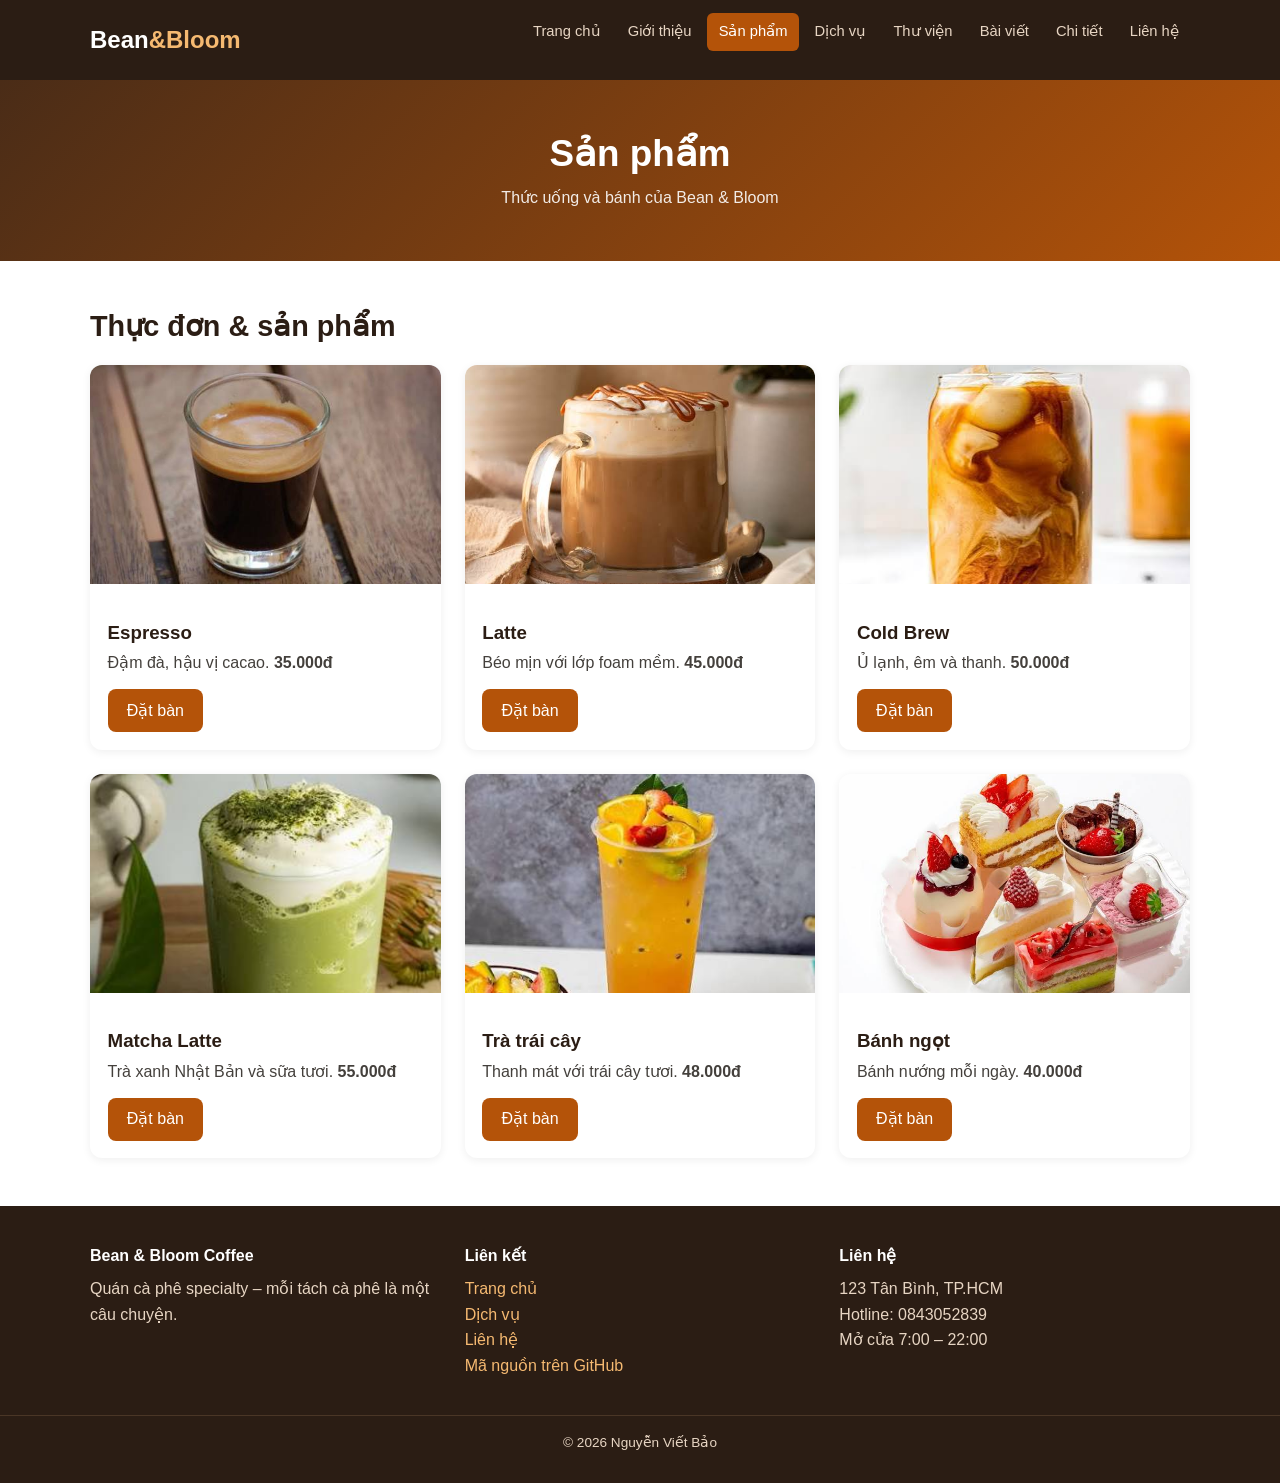
<file: products.html>
<!DOCTYPE html>
<html lang="vi"><head><meta charset="UTF-8"><meta name="viewport" content="width=device-width, initial-scale=1.0">
<title>Sản phẩm | Bean &amp; Bloom Coffee</title><link rel="stylesheet" href="pages.css"></head><body id="top">
<header class="nb-header"><div class="nb-wrap nb-bar"><a class="nb-logo" href="index.html">Bean<span>&amp;Bloom</span></a>
<input type="checkbox" id="nb-toggle"><label for="nb-toggle" class="nb-burger" aria-label="Mở menu">☰</label>
<nav><ul><li><a href="index.html">Trang chủ</a></li><li><a href="about.html">Giới thiệu</a></li><li><a href="products.html" class=active>Sản phẩm</a></li><li><a href="services.html">Dịch vụ</a></li><li><a href="gallery.html">Thư viện</a></li><li><a href="blog.html">Bài viết</a></li><li><a href="details.html">Chi tiết</a></li><li><a href="contact.html">Liên hệ</a></li></ul></nav></div></header>
<main><section class="nb-banner"><h1>Sản phẩm</h1><p>Thức uống và bánh của Bean &amp; Bloom</p></section><section class="nb-sec"><div class="nb-wrap"><h2>Thực đơn &amp; sản phẩm</h2><div class="nb-grid nb-c3"><article class="nb-card"><img src="cc1.jpg" alt="Espresso"><div class="nb-body"><h3>Espresso</h3><p>Đậm đà, hậu vị cacao. <strong>35.000đ</strong></p><a class="nb-btn" href="contact.html">Đặt bàn</a></div></article><article class="nb-card"><img src="cc2.jpg" alt="Latte"><div class="nb-body"><h3>Latte</h3><p>Béo mịn với lớp foam mềm. <strong>45.000đ</strong></p><a class="nb-btn" href="contact.html">Đặt bàn</a></div></article><article class="nb-card"><img src="cc3.jpg" alt="Cold Brew"><div class="nb-body"><h3>Cold Brew</h3><p>Ủ lạnh, êm và thanh. <strong>50.000đ</strong></p><a class="nb-btn" href="contact.html">Đặt bàn</a></div></article><article class="nb-card"><img src="cc4.jpg" alt="Matcha Latte"><div class="nb-body"><h3>Matcha Latte</h3><p>Trà xanh Nhật Bản và sữa tươi. <strong>55.000đ</strong></p><a class="nb-btn" href="contact.html">Đặt bàn</a></div></article><article class="nb-card"><img src="cc5.jpg" alt="Trà trái cây"><div class="nb-body"><h3>Trà trái cây</h3><p>Thanh mát với trái cây tươi. <strong>48.000đ</strong></p><a class="nb-btn" href="contact.html">Đặt bàn</a></div></article><article class="nb-card"><img src="cc6.jpg" alt="Bánh ngọt"><div class="nb-body"><h3>Bánh ngọt</h3><p>Bánh nướng mỗi ngày. <strong>40.000đ</strong></p><a class="nb-btn" href="contact.html">Đặt bàn</a></div></article></div></div></section></main>
<footer class="nb-footer"><div class="nb-wrap nb-grid nb-c3">
<div><h4>Bean &amp; Bloom Coffee</h4><p>Quán cà phê specialty – mỗi tách cà phê là một câu chuyện.</p></div>
<div><h4>Liên kết</h4><p><a href="index.html">Trang chủ</a><br><a href="services.html">Dịch vụ</a><br><a href="contact.html">Liên hệ</a><br><a href="https://github.com/Nguyenvietbao387/vietbao" target="_blank" rel="noopener">Mã nguồn trên GitHub</a></p></div>
<div><h4>Liên hệ</h4><p>123 Tân Bình, TP.HCM<br>Hotline: 0843052839<br>Mở cửa 7:00 – 22:00</p></div></div>
<p class="nb-copy">© 2026 Nguyễn Viết Bảo</p></footer></body></html>
</file>
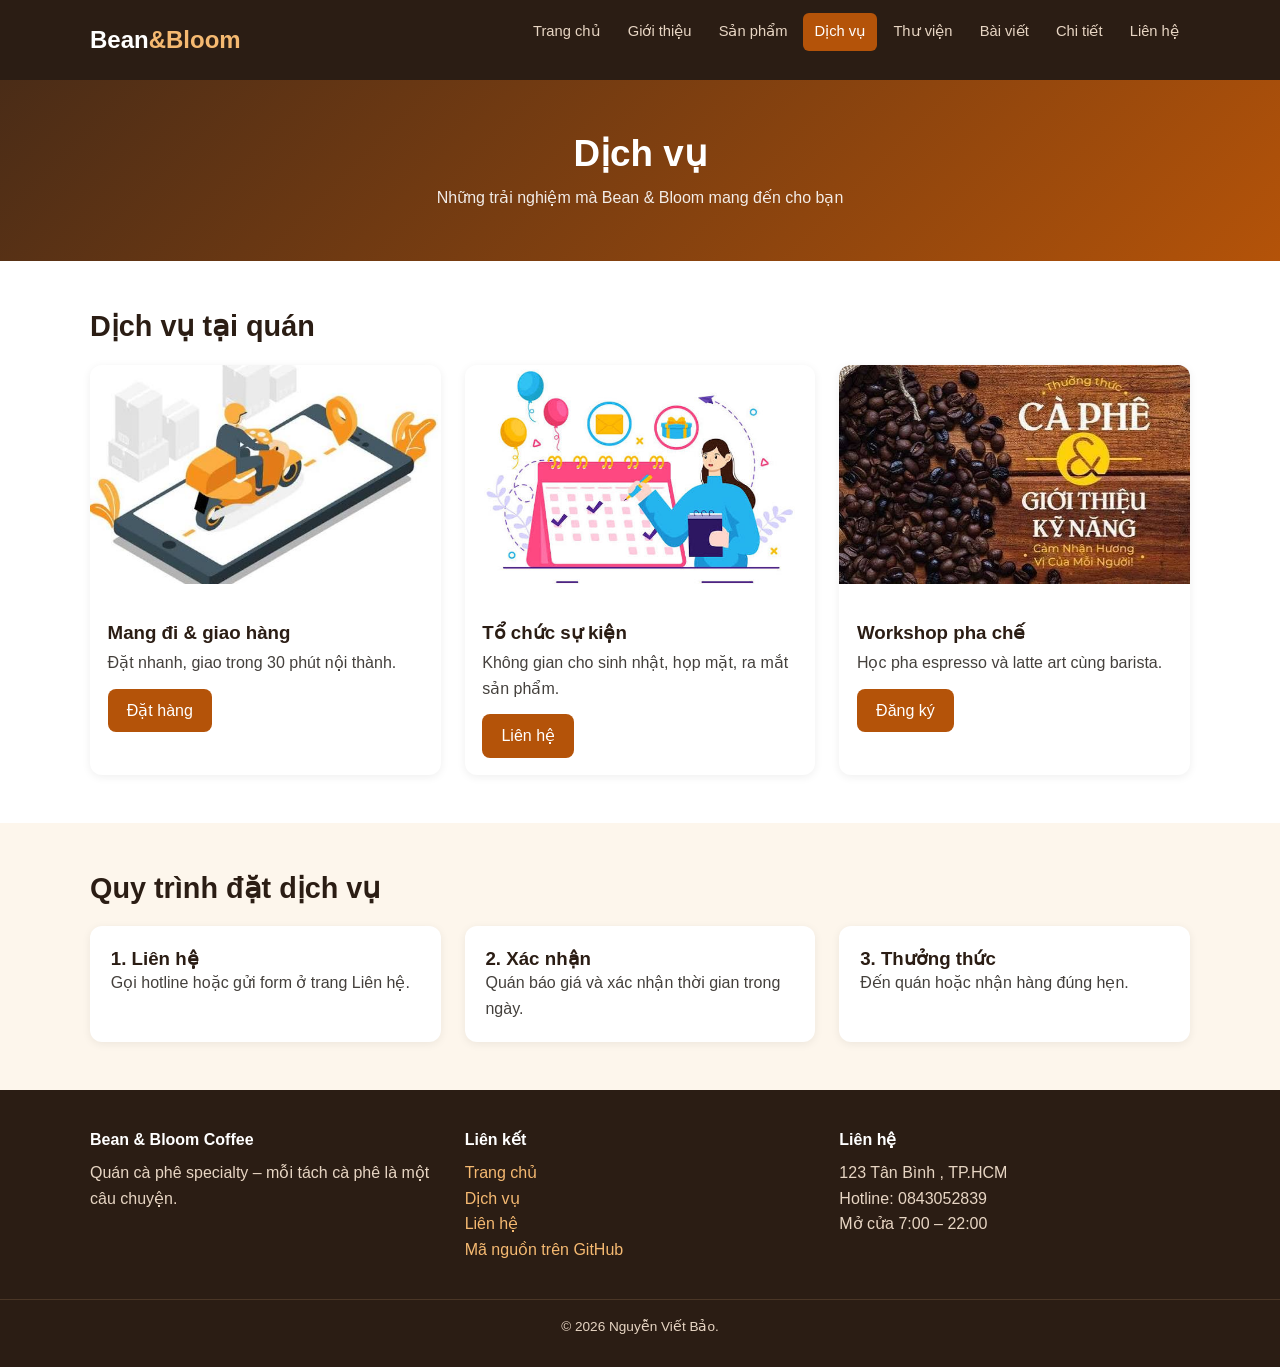
<file: services.html>
<!DOCTYPE html>
<html lang="vi"><head><meta charset="UTF-8"><meta name="viewport" content="width=device-width, initial-scale=1.0">
<title>Dịch vụ | Bean &amp; Bloom Coffee</title><link rel="stylesheet" href="pages.css"></head><body id="top">
<header class="nb-header"><div class="nb-wrap nb-bar"><a class="nb-logo" href="index.html">Bean<span>&amp;Bloom</span></a>
<input type="checkbox" id="nb-toggle"><label for="nb-toggle" class="nb-burger" aria-label="Mở menu">☰</label>
<nav><ul><li><a href="index.html">Trang chủ</a></li><li><a href="about.html">Giới thiệu</a></li><li><a href="products.html">Sản phẩm</a></li><li><a href="services.html" class=active>Dịch vụ</a></li><li><a href="gallery.html">Thư viện</a></li><li><a href="blog.html">Bài viết</a></li><li><a href="details.html">Chi tiết</a></li><li><a href="contact.html">Liên hệ</a></li></ul></nav></div></header>
<main><section class="nb-banner"><h1>Dịch vụ</h1><p>Những trải nghiệm mà Bean &amp; Bloom mang đến cho bạn</p></section><section class="nb-sec"><div class="nb-wrap"><h2>Dịch vụ tại quán</h2><div class="nb-grid nb-c3"><article class="nb-card"><img src="c1.jpg" alt="Mang đi &amp; giao hàng"><div class="nb-body"><h3>Mang đi &amp; giao hàng</h3><p>Đặt nhanh, giao trong 30 phút nội thành.</p><a class="nb-btn" href="contact.html">Đặt hàng</a></div></article><article class="nb-card"><img src="c2.jpg" alt="Tổ chức sự kiện"><div class="nb-body"><h3>Tổ chức sự kiện</h3><p>Không gian cho sinh nhật, họp mặt, ra mắt sản phẩm.</p><a class="nb-btn" href="contact.html">Liên hệ</a></div></article><article class="nb-card"><img src="c3.jpg" alt="Workshop pha chế"><div class="nb-body"><h3>Workshop pha chế</h3><p>Học pha espresso và latte art cùng barista.</p><a class="nb-btn" href="contact.html">Đăng ký</a></div></article></div></div></section><section class="nb-sec nb-alt"><div class="nb-wrap"><h2>Quy trình đặt dịch vụ</h2><div class="nb-grid nb-c3"><div class="nb-box"><h3>1. Liên hệ</h3><p>Gọi hotline hoặc gửi form ở trang Liên hệ.</p></div><div class="nb-box"><h3>2. Xác nhận</h3><p>Quán báo giá và xác nhận thời gian trong ngày.</p></div><div class="nb-box"><h3>3. Thưởng thức</h3><p>Đến quán hoặc nhận hàng đúng hẹn.</p></div></div></div></section></main>
<footer class="nb-footer"><div class="nb-wrap nb-grid nb-c3">
<div><h4>Bean &amp; Bloom Coffee</h4><p>Quán cà phê specialty – mỗi tách cà phê là một câu chuyện.</p></div>
<div><h4>Liên kết</h4><p><a href="index.html">Trang chủ</a><br><a href="services.html">Dịch vụ</a><br><a href="contact.html">Liên hệ</a><br><a href="https://github.com/Nguyenvietbao387/vietbao" target="_blank" rel="noopener">Mã nguồn trên GitHub</a></p></div>
<div><h4>Liên hệ</h4><p>123 Tân Bình , TP.HCM<br>Hotline: 0843052839<br>Mở cửa 7:00 – 22:00</p></div></div>
<p class="nb-copy">© 2026 Nguyễn Viết Bảo.</p></footer></body></html>
</file>
<file: style.css>
/* =============================================================
   Website cá nhân — style.css
   Font: Fraunces (tiêu đề) + Inter (nội dung)
   Bảng màu: giấy kem, mực đen ấm, xanh rêu đậm, cam đất nhấn
   ============================================================= */

:root {
  --bg: #f7f6f2;
  --bg-alt: #edeae2;
  --ink: #201f1c;
  --ink-soft: #5b584f;
  --line: #dcd8cc;
  --accent: #1f6f63;      /* xanh rêu đậm — màu nhấn chính */
  --accent-soft: #e4efec; /* nền nhạt của accent */
  --warm: #c97b3d;        /* cam đất — nhấn phụ, dùng tiết chế */
  --max-width: 960px;
  --radius: 3px;
}

* { box-sizing: border-box; }

html { scroll-behavior: smooth; }

body {
  margin: 0;
  background: var(--bg);
  color: var(--ink);
  font-family: "Inter", -apple-system, "Segoe UI", sans-serif;
  font-size: 17px;
  line-height: 1.6;
  -webkit-font-smoothing: antialiased;
}

img { max-width: 100%; display: block; }

a {
  color: var(--accent);
  text-decoration: none;
}
a:hover { text-decoration: underline; }

a:focus-visible,
button:focus-visible {
  outline: 2px solid var(--accent);
  outline-offset: 3px;
}

h1, h2, h3 {
  font-family: "Fraunces", Georgia, serif;
  font-weight: 600;
  line-height: 1.15;
  margin: 0 0 0.5em;
  color: var(--ink);
}

h1 { font-size: clamp(2.4rem, 5vw, 3.6rem); font-weight: 500; }
h2 { font-size: clamp(1.6rem, 3vw, 2.1rem); }
h3 { font-size: 1.2rem; }

p { margin: 0 0 1em; color: var(--ink-soft); }

.container {
  max-width: var(--max-width);
  margin: 0 auto;
  padding: 0 24px;
}

/* ---------- Header / thanh điều hướng ---------- */

.site-header {
  border-bottom: 1px solid var(--line);
  background: var(--bg);
  position: sticky;
  top: 0;
  z-index: 10;
}

.site-header .container {
  display: flex;
  align-items: center;
  justify-content: space-between;
  padding-top: 18px;
  padding-bottom: 18px;
  flex-wrap: wrap;
  gap: 12px;
}

.wordmark {
  font-family: "Fraunces", Georgia, serif;
  font-size: 1.3rem;
  font-weight: 600;
  color: var(--ink);
  text-decoration: none;
  letter-spacing: 0.2px;
}
.wordmark span { color: var(--accent); }
.wordmark:hover { text-decoration: none; }

.main-nav ul {
  list-style: none;
  display: flex;
  gap: 28px;
  margin: 0;
  padding: 0;
}

.main-nav a {
  color: var(--ink-soft);
  font-size: 0.95rem;
}

.main-nav a[aria-current="page"] {
  color: var(--ink);
  border-bottom: 2px solid var(--accent);
  padding-bottom: 4px;
}

/* ---------- Hero (trang chủ) ---------- */

.hero {
  padding: 72px 0 56px;
  border-bottom: 1px solid var(--line);
}

.hero .container {
  display: grid;
  grid-template-columns: 1.3fr 0.9fr;
  gap: 48px;
  align-items: center;
}

.eyebrow {
  color: var(--accent);
  font-size: 0.9rem;
  margin-bottom: 14px;
  font-weight: 500;
}

.hero .lede {
  font-size: 1.15rem;
  max-width: 46ch;
}

.hero-actions {
  display: flex;
  gap: 16px;
  margin-top: 28px;
  flex-wrap: wrap;
}

.btn {
  display: inline-block;
  padding: 12px 22px;
  border-radius: var(--radius);
  font-size: 0.95rem;
  font-weight: 500;
  border: 1px solid var(--ink);
}
.btn:hover { text-decoration: none; }

.btn-primary {
  background: var(--ink);
  color: var(--bg);
}
.btn-primary:hover { background: var(--accent); border-color: var(--accent); }

.btn-ghost {
  background: transparent;
  color: var(--ink);
}
.btn-ghost:hover { background: var(--bg-alt); }

.hero-portrait {
  border-radius: var(--radius);
  overflow: hidden;
  background: var(--accent-soft);
  border: 1px solid var(--line);
}

/* ---------- Khối nội dung chung ---------- */

.section {
  padding: 56px 0;
  border-bottom: 1px solid var(--line);
}

.section:last-of-type { border-bottom: none; }

.section-head {
  display: flex;
  justify-content: space-between;
  align-items: baseline;
  gap: 24px;
  margin-bottom: 32px;
  flex-wrap: wrap;
}

.section-head p { margin: 0; max-width: 42ch; }

.grid-3 {
  display: grid;
  grid-template-columns: repeat(3, 1fr);
  gap: 24px;
}

.grid-2 {
  display: grid;
  grid-template-columns: 1fr 1fr;
  gap: 32px;
}

.card {
  border: 1px solid var(--line);
  border-radius: var(--radius);
  padding: 24px;
  background: var(--bg);
}

.card img {
  width: 100%;
  border-radius: var(--radius);
  margin-bottom: 16px;
  border: 1px solid var(--line);
}

.card h3 { margin-bottom: 8px; }
.card p { margin-bottom: 10px; font-size: 0.96rem; }

.tag-list {
  list-style: none;
  display: flex;
  flex-wrap: wrap;
  gap: 8px;
  padding: 0;
  margin: 0;
}
.tag-list li {
  border: 1px solid var(--line);
  background: var(--bg-alt);
  color: var(--ink-soft);
  font-size: 0.82rem;
  padding: 4px 11px;
  border-radius: 999px;
}

/* ---------- Dòng thời gian (timeline) — dùng vì nội dung thực sự có trình tự ---------- */

.timeline {
  border-left: 2px solid var(--line);
  padding-left: 28px;
  display: flex;
  flex-direction: column;
  gap: 30px;
}

.timeline-item { position: relative; }

.timeline-item::before {
  content: "";
  position: absolute;
  left: -34px;
  top: 4px;
  width: 10px;
  height: 10px;
  border-radius: 50%;
  background: var(--accent);
}

.timeline-item .date {
  font-size: 0.85rem;
  color: var(--accent);
  font-weight: 500;
  margin-bottom: 4px;
  display: block;
}

/* ---------- Kỹ năng ---------- */

.skill-row {
  display: grid;
  grid-template-columns: 160px 1fr;
  align-items: center;
  gap: 16px;
  margin-bottom: 16px;
}

.skill-bar {
  height: 8px;
  background: var(--bg-alt);
  border-radius: 999px;
  overflow: hidden;
}
.skill-bar span {
  display: block;
  height: 100%;
  background: var(--accent);
  border-radius: 999px;
}

/* ---------- Trang liên hệ ---------- */

.contact-grid {
  display: grid;
  grid-template-columns: 1fr 1fr;
  gap: 40px;
}

.contact-list {
  list-style: none;
  padding: 0;
  margin: 0;
  display: flex;
  flex-direction: column;
  gap: 18px;
}

.contact-list li {
  display: flex;
  gap: 14px;
  align-items: flex-start;
  border-bottom: 1px solid var(--line);
  padding-bottom: 18px;
}

.contact-list strong {
  display: block;
  font-size: 0.85rem;
  color: var(--ink-soft);
  font-weight: 500;
  margin-bottom: 3px;
}

form {
  display: flex;
  flex-direction: column;
  gap: 16px;
}

label {
  font-size: 0.88rem;
  color: var(--ink-soft);
  margin-bottom: 6px;
  display: block;
}

input, textarea {
  width: 100%;
  padding: 12px 14px;
  border: 1px solid var(--line);
  border-radius: var(--radius);
  background: var(--bg);
  font-family: inherit;
  font-size: 0.95rem;
  color: var(--ink);
}

input:focus, textarea:focus {
  outline: 2px solid var(--accent);
  outline-offset: 1px;
}

textarea { resize: vertical; min-height: 130px; }

.note {
  font-size: 0.85rem;
  color: var(--ink-soft);
  margin-top: -4px;
}

/* ---------- Footer ---------- */

.site-footer {
  border-top: 1px solid var(--line);
  padding: 28px 0;
  background: var(--bg-alt);
}

.site-footer .container {
  display: flex;
  justify-content: space-between;
  align-items: center;
  flex-wrap: wrap;
  gap: 12px;
}

.site-footer p {
  margin: 0;
  font-size: 0.88rem;
  color: var(--ink-soft);
}

.footer-links {
  list-style: none;
  display: flex;
  gap: 20px;
  padding: 0;
  margin: 0;
}
.footer-links a { font-size: 0.88rem; color: var(--ink-soft); }

/* ---------- Responsive ---------- */

@media (max-width: 760px) {
  .hero .container { grid-template-columns: 1fr; }
  .hero-portrait { max-width: 280px; }
  .grid-3 { grid-template-columns: 1fr; }
  .grid-2 { grid-template-columns: 1fr; }
  .contact-grid { grid-template-columns: 1fr; }
  .main-nav ul { gap: 16px; flex-wrap: wrap; }
  .skill-row { grid-template-columns: 110px 1fr; }
}

@media (max-width: 480px) {
  body { font-size: 16px; }
  .section { padding: 40px 0; }
  .hero { padding: 48px 0 36px; }
}
</file>
<file: pages.css>
/* pages.css - giao diện cho services, gallery, blog, details (tiền tố nb- để không xung đột style.css gốc) */
*{box-sizing:border-box;margin:0;padding:0}
html{scroll-behavior:smooth}
body{font-family:"Segoe UI",Arial,sans-serif;color:#44403c;line-height:1.6;overflow-x:hidden;background:#fff}
img{max-width:100%;height:auto;display:block}a{color:#b45309;text-decoration:none}
h1,h2,h3,h4{color:#2b1d14;line-height:1.25}h2{font-size:1.8rem;margin-bottom:1.2rem}p{margin-bottom:.8rem}
.nb-wrap{width:min(1100px,92%);margin:0 auto}
.nb-header{background:#2b1d14;position:sticky;top:0;z-index:10}
.nb-bar{display:flex;align-items:center;justify-content:space-between;padding:.8rem 0;position:relative}
.nb-logo{color:#fff;font-size:1.5rem;font-weight:700}.nb-logo span{color:#f5b971}
nav ul{display:flex;flex-wrap:wrap;gap:.3rem;list-style:none}
nav a{display:block;color:#e7d5c3;padding:.45rem .7rem;border-radius:6px;font-size:.92rem}
nav a:hover,nav a.active{background:#b45309;color:#fff}
#nb-toggle{display:none}.nb-burger{display:none;color:#fff;font-size:1.8rem;cursor:pointer}
.nb-banner{background:linear-gradient(135deg,#4a2c17,#b45309);color:#fff;text-align:center;padding:3.2rem 4%}
.nb-banner h1{color:#fff;font-size:2.3rem}.nb-banner p{margin:.5rem 0 0;opacity:.9}
.nb-sec{padding:3rem 0;scroll-margin-top:70px}.nb-alt{background:#fdf6ec}
.nb-grid{display:grid;gap:1.5rem}.nb-c3{grid-template-columns:repeat(3,1fr)}.nb-c2{grid-template-columns:repeat(2,1fr)}
.nb-card,.nb-box,.nb-fig{background:#fff;border-radius:12px;box-shadow:0 2px 10px #0001;overflow:hidden;transition:.25s}
.nb-box{padding:1.3rem;display:block;color:inherit}.nb-box p{margin:0}.nb-card:hover,.nb-fig:hover,a.nb-box:hover{transform:translateY(-5px);box-shadow:0 8px 22px #0002}
.nb-card img,.nb-fig img{width:100%;aspect-ratio:16/10;object-fit:cover}
.nb-body{padding:1.1rem}.nb-body h3{margin-bottom:.4rem}.nb-fig{margin:0}.nb-fig figcaption{padding:.6rem;text-align:center;font-size:.92rem}
.nb-btn{display:inline-block;background:#b45309;color:#fff;padding:.55rem 1.2rem;border-radius:8px;transition:.2s}
.nb-btn:hover{background:#92400e}.nb-ghost{background:transparent;border:2px solid #b45309;color:#b45309}.nb-ghost:hover{color:#fff}
.nb-note{margin-top:1.2rem;font-style:italic;font-size:.9rem}
.nb-narrow{max-width:800px}.nb-hero-img{width:100%;border-radius:12px;margin-bottom:1.5rem}
article h3{margin:1.2rem 0 .5rem}ul{padding-left:1.3rem;margin-bottom:1rem}
.nb-footer{background:#2b1d14;color:#e7d5c3;padding:2.5rem 0 1rem}.nb-footer h4{color:#fff;margin-bottom:.6rem}.nb-footer a{color:#f5b971}
.nb-copy{text-align:center;margin-top:1.5rem;padding:1rem 4% 0;border-top:1px solid #4a3626;font-size:.85rem}
@media(max-width:992px){.nb-c3{grid-template-columns:repeat(2,1fr)}nav a{padding:.4rem .5rem;font-size:.85rem}}
@media(max-width:768px){
.nb-burger{display:block}
nav{display:none;position:absolute;top:100%;left:0;right:0;background:#2b1d14;padding:.5rem 0}
#nb-toggle:checked~nav{display:block}nav ul{flex-direction:column}
.nb-c3,.nb-c2{grid-template-columns:1fr}.nb-banner h1{font-size:1.7rem}h2{font-size:1.5rem}}
/* details: mục lục + bài viết */
.nb-toc{display:block;background:#fff;padding:1rem 1.2rem;border-radius:10px;box-shadow:0 2px 10px #0001;font-weight:600}
.nb-toc:hover{background:#b45309;color:#fff}
.nb-art{scroll-margin-top:80px;padding-bottom:1rem}
.nb-narrow hr{border:0;border-top:1px solid #ead9c6;margin:2.5rem 0}
.nb-narrow .nb-grid{margin:1rem 0}
html{scroll-behavior:smooth}
/* hero, 2 cột, form */
.nb-hero{background:linear-gradient(135deg,#2b1d14,#78350f);color:#fff;padding:4rem 0}
.nb-hero h1{color:#fff;font-size:2.5rem;margin-bottom:1rem}.nb-hero img{border-radius:16px;box-shadow:0 10px 30px #0006}
.nb-two{display:grid;grid-template-columns:1.1fr 1fr;gap:2.5rem;align-items:center}
.nb-ghost-w{background:transparent;border:2px solid #fff}
.nb-round{border-radius:16px;width:100%}.nb-center{text-align:center;margin-top:1.5rem}
label{display:block;font-weight:600;margin-bottom:.9rem}
input,textarea{width:100%;padding:.6rem;margin-top:.3rem;border:1px solid #d6c3ad;border-radius:6px;font:inherit}
button.nb-btn{border:0;cursor:pointer;font-size:1rem}
@media(max-width:768px){.nb-two{grid-template-columns:1fr}.nb-hero h1{font-size:1.7rem}.nb-hero{padding:2.5rem 0;text-align:center}}
</file>
